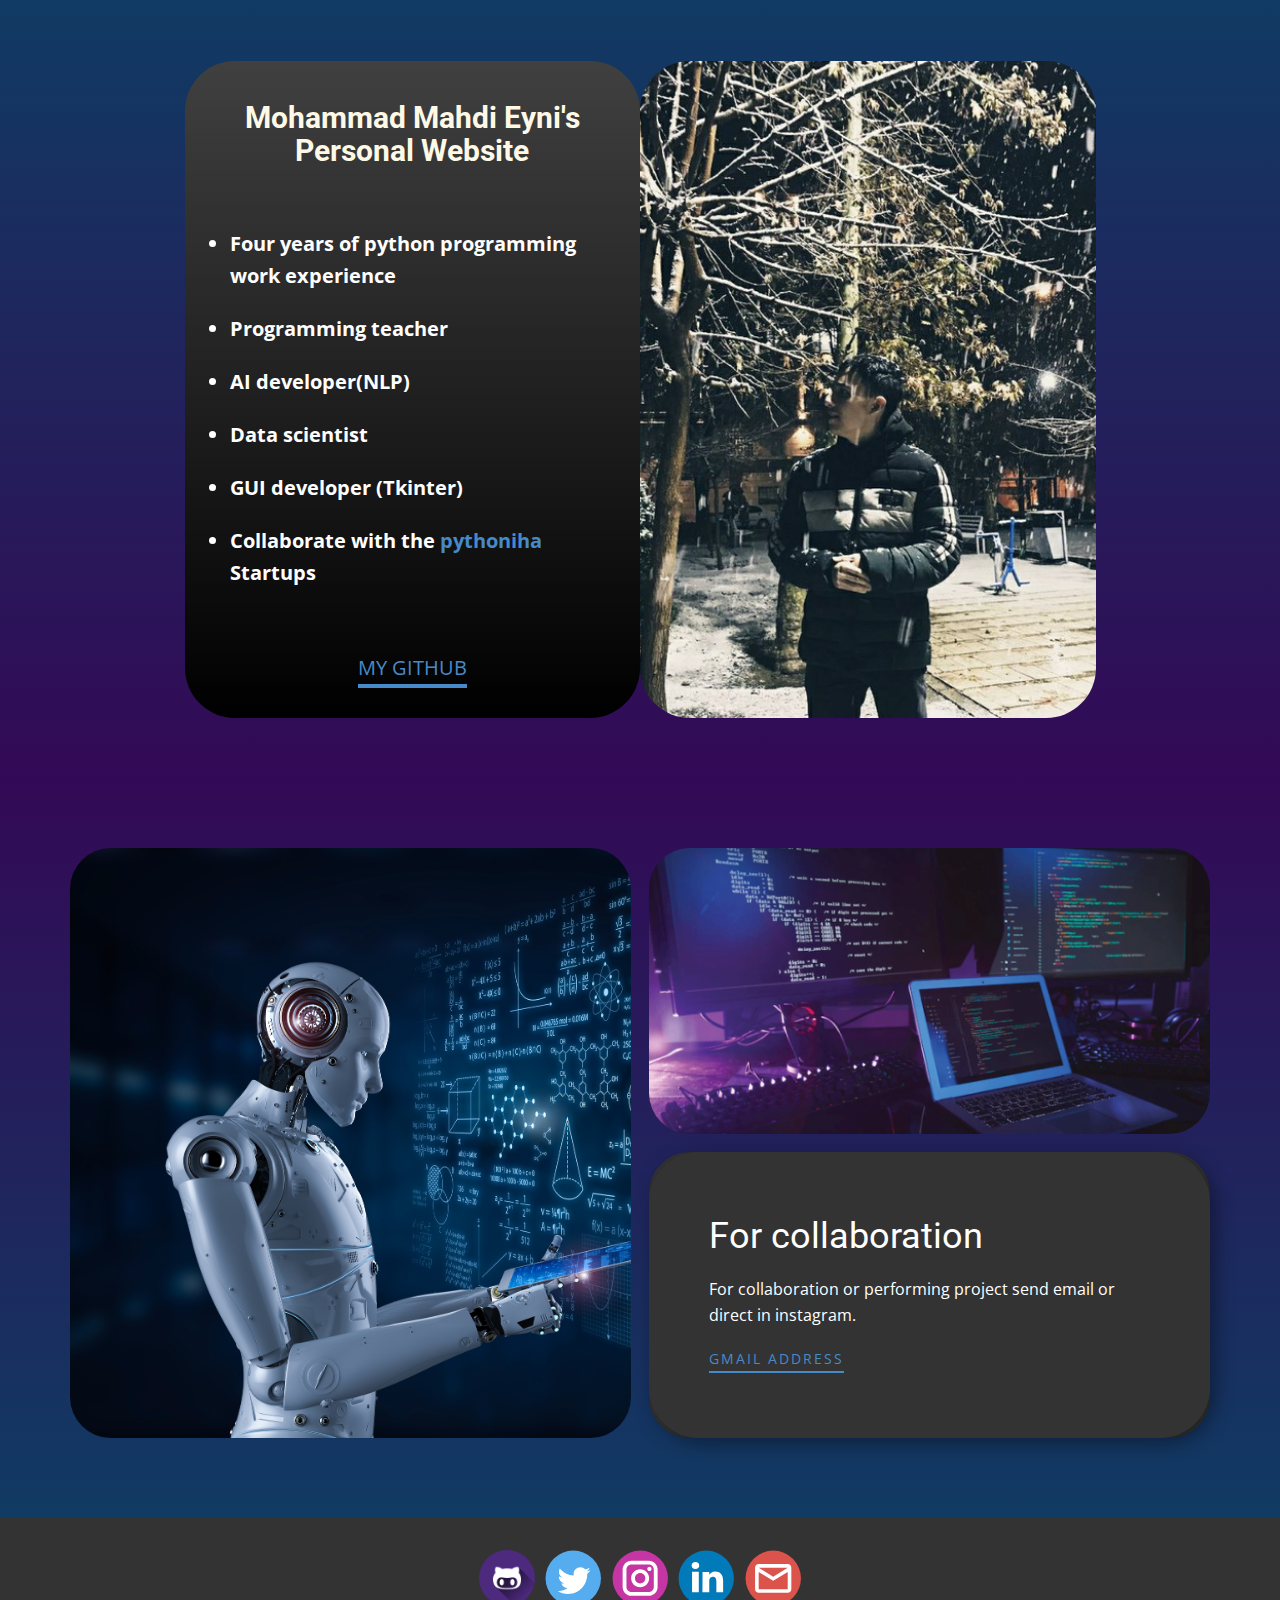
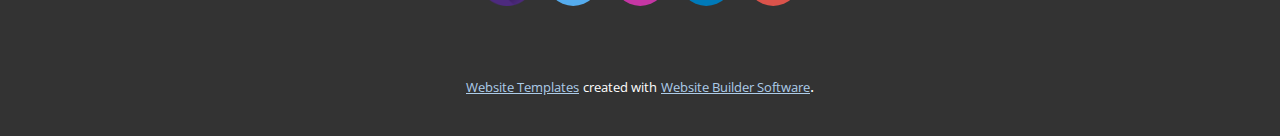
<file: index.html>
<!DOCTYPE html>
<html style="font-size: 16px;" lang="en"><head>
    <meta name="viewport" content="width=device-width, initial-scale=1.0">
    <meta charset="utf-8">
    <meta name="keywords" content="Mohammad Mahdi Eyni&amp;apos;sPersonal Website, For collaboration">
    <meta name="description" content="">
    <title>Mohammad Mahdi Eyni</title>
    <link rel="stylesheet" href="nicepage.css" media="screen">
<link rel="stylesheet" href="Home.css" media="screen">
    <script class="u-script" type="text/javascript" src="jquery.js" defer=""></script>
    <script class="u-script" type="text/javascript" src="nicepage.js" defer=""></script>
    <meta name="generator" content="Nicepage 5.6.2, nicepage.com">
    <link id="u-theme-google-font" rel="stylesheet" href="https://fonts.googleapis.com/css?family=Roboto:100,100i,300,300i,400,400i,500,500i,700,700i,900,900i|Open+Sans:300,300i,400,400i,500,500i,600,600i,700,700i,800,800i">
    <link id="u-page-google-font" rel="stylesheet" href="https://fonts.googleapis.com/css?family=Merriweather:300,300i,400,400i,700,700i,900,900i">
    
    
    
    <script type="application/ld+json">{
		"@context": "http://schema.org",
		"@type": "Organization",
		"name": "",
		"sameAs": [
				"https://github.com/mohammadmahdieyni",
				"https://www.instagram.com/mohammadmahdieyni/",
				"mailto:m.mahdieyni@gmail.com",
				"https://twitter.com/Iamnotfakeuser",
				"https://www.linkedin.com/in/mohammad-mahdi-eyni-747816213/",
				"https://github.com/mohammadmahdieyni",
				"https://twitter.com/Iamnotfakeuser",
				"https://www.instagram.com/mohammadmahdieyni/",
				"linkedin.com/in/mohammad-mahdi-eyni-747816213",
				"mailto:m.mahdieyni@gmail.com"
		]
}</script>
    <meta name="theme-color" content="#478ac9">
    <meta name="twitter:site" content="@">
    <meta name="twitter:card" content="summary_large_image">
    <meta name="twitter:title" content="Home">
    <meta name="twitter:description" content="">
    <meta property="og:title" content="Home">
    <meta property="og:type" content="website">
  <meta data-intl-tel-input-cdn-path="intlTelInput/"></head>
  <body data-home-page="Home.html" data-home-page-title="Home" class="u-body u-xl-mode" data-lang="en">
    <section class="u-clearfix u-gradient u-section-1" id="sec-5df6">
      <div class="u-clearfix u-sheet u-sheet-1">
        <div class="u-clearfix u-gutter-0 u-layout-wrap u-layout-wrap-1">
          <div class="u-layout" style="">
            <div class="u-layout-row" style="">
              <div class="u-container-style u-gradient u-layout-cell u-left-cell u-radius-50 u-shape-round u-size-30 u-size-xs-60 u-layout-cell-1" src="">
                <div class="u-container-layout u-container-layout-1">
                  <h2 class="u-align-center u-text u-text-default u-text-palette-3-light-3 u-text-1">Mohammad Mahdi Eyni's<br>Personal Website
                  </h2>
                  <ul class="u-align-left u-spacing-21 u-text u-text-white u-text-2">
                    <li> Four years of python programming work experience </li>
                    <li>Programming teacher </li>
                    <li>AI developer(NLP)</li>
                    <li>Data scientist</li>
                    <li>GUI developer (Tkinter)</li>
                    <li>Collaborate with the <a href="pythoniha.ir" class="u-active-none u-border-none u-btn u-button-link u-button-style u-hover-none u-none u-text-palette-1-base u-btn-1">pythoniha </a>Startups<br>
                    </li>
                  </ul>
                  <a href="https://github.com/mohammadmahdieyni" class="u-border-4 u-border-active-palette-2-dark-1 u-border-hover-palette-2-base u-border-no-left u-border-no-right u-border-no-top u-border-palette-1-base u-btn u-button-style u-none u-text-hover-palette-2-base u-text-palette-1-base u-btn-2">MY GITHUB</a>
                </div>
              </div>
              <div class="u-align-center u-container-style u-image u-image-round u-layout-cell u-radius-50 u-right-cell u-size-30 u-size-xs-60 u-image-1" src="" data-image-width="640" data-image-height="640">
                <div class="u-container-layout u-valign-middle u-container-layout-2" src=""></div>
              </div>
            </div>
          </div>
        </div>
      </div>
    </section>
    <section class="u-clearfix u-gradient u-section-2" id="sec-e8c8">
      <div class="u-clearfix u-sheet u-sheet-1">
        <div class="u-clearfix u-expanded-width u-gutter-18 u-layout-wrap u-layout-wrap-1">
          <div class="u-gutter-0 u-layout">
            <div class="u-layout-row">
              <div class="u-size-30 u-size-60-md">
                <div class="u-layout-row">
                  <div class="u-align-left u-container-style u-image u-image-round u-layout-cell u-left-cell u-radius-50 u-size-60 u-image-1" src="" data-image-width="2121" data-image-height="1414">
                    <div class="u-container-layout u-valign-middle u-container-layout-1" src=""></div>
                  </div>
                </div>
              </div>
              <div class="u-size-30 u-size-60-md">
                <div class="u-layout-col">
                  <div class="u-align-left u-container-style u-image u-image-round u-layout-cell u-radius-50 u-right-cell u-size-40 u-image-2" data-image-width="1200" data-image-height="744">
                    <div class="u-container-layout u-valign-middle u-container-layout-2" src=""></div>
                  </div>
                  <div class="u-align-left u-container-style u-grey-80 u-layout-cell u-radius-50 u-right-cell u-shape-round u-size-20 u-layout-cell-3" src="">
                    <div class="u-container-layout u-valign-middle u-container-layout-3">
                      <h2 class="u-text u-text-default u-text-1">For collaboration</h2>
                      <p class="u-text u-text-2">For collaboration or&nbsp;performing project send email or direct in instagram.</p>
                      <a href="mailto:m.mahdieyni@gmail.com" class="u-border-2 u-border-palette-1-base u-btn u-btn-rectangle u-button-style u-none u-btn-1" extln_redirecting="true" target="_blank">Gmail ADDRESS</a>
                    </div>
                  </div>
                </div>
              </div>
            </div>
          </div>
        </div>
      </div>
    </section>
    
    
    <footer class="u-clearfix u-footer u-grey-80" id="sec-2a80"><div class="u-clearfix u-sheet u-valign-middle u-sheet-1">
        <div class="u-align-left u-social-icons u-spacing-10 u-social-icons-1">
          <a class="u-social-url" title="github" target="_blank" href="https://github.com/mohammadmahdieyni"><span class="u-file-icon u-icon u-social-facebook u-social-icon u-icon-1"><img src="images/4494756.png" alt=""></span>
          </a>
          <a class="u-social-url" title="twitter" target="_blank" href="https://twitter.com/Iamnotfakeuser"><span class="u-icon u-social-icon u-social-twitter u-icon-2"><svg class="u-svg-link" preserveAspectRatio="xMidYMin slice" viewBox="0 0 112 112" style=""><use xmlns:xlink="http://www.w3.org/1999/xlink" xlink:href="#svg-40db"></use></svg><svg class="u-svg-content" viewBox="0 0 112 112" x="0" y="0" id="svg-40db"><circle fill="currentColor" class="st0" cx="56.1" cy="56.1" r="55"></circle><path fill="#FFFFFF" d="M83.8,47.3c0,0.6,0,1.2,0,1.7c0,17.7-13.5,38.2-38.2,38.2C38,87.2,31,85,25,81.2c1,0.1,2.1,0.2,3.2,0.2
      c6.3,0,12.1-2.1,16.7-5.7c-5.9-0.1-10.8-4-12.5-9.3c0.8,0.2,1.7,0.2,2.5,0.2c1.2,0,2.4-0.2,3.5-0.5c-6.1-1.2-10.8-6.7-10.8-13.1
      c0-0.1,0-0.1,0-0.2c1.8,1,3.9,1.6,6.1,1.7c-3.6-2.4-6-6.5-6-11.2c0-2.5,0.7-4.8,1.8-6.7c6.6,8.1,16.5,13.5,27.6,14
      c-0.2-1-0.3-2-0.3-3.1c0-7.4,6-13.4,13.4-13.4c3.9,0,7.3,1.6,9.8,4.2c3.1-0.6,5.9-1.7,8.5-3.3c-1,3.1-3.1,5.8-5.9,7.4
      c2.7-0.3,5.3-1,7.7-2.1C88.7,43,86.4,45.4,83.8,47.3z"></path></svg></span>
          </a>
          <a class="u-social-url" title="instagram" target="_blank" href="https://www.instagram.com/mohammadmahdieyni/"><span class="u-icon u-social-icon u-social-instagram u-icon-3"><svg class="u-svg-link" preserveAspectRatio="xMidYMin slice" viewBox="0 0 112 112" style=""><use xmlns:xlink="http://www.w3.org/1999/xlink" xlink:href="#svg-71d5"></use></svg><svg class="u-svg-content" viewBox="0 0 112 112" x="0" y="0" id="svg-71d5"><circle fill="currentColor" cx="56.1" cy="56.1" r="55"></circle><path fill="#FFFFFF" d="M55.9,38.2c-9.9,0-17.9,8-17.9,17.9C38,66,46,74,55.9,74c9.9,0,17.9-8,17.9-17.9C73.8,46.2,65.8,38.2,55.9,38.2
      z M55.9,66.4c-5.7,0-10.3-4.6-10.3-10.3c-0.1-5.7,4.6-10.3,10.3-10.3c5.7,0,10.3,4.6,10.3,10.3C66.2,61.8,61.6,66.4,55.9,66.4z"></path><path fill="#FFFFFF" d="M74.3,33.5c-2.3,0-4.2,1.9-4.2,4.2s1.9,4.2,4.2,4.2s4.2-1.9,4.2-4.2S76.6,33.5,74.3,33.5z"></path><path fill="#FFFFFF" d="M73.1,21.3H38.6c-9.7,0-17.5,7.9-17.5,17.5v34.5c0,9.7,7.9,17.6,17.5,17.6h34.5c9.7,0,17.5-7.9,17.5-17.5V38.8
      C90.6,29.1,82.7,21.3,73.1,21.3z M83,73.3c0,5.5-4.5,9.9-9.9,9.9H38.6c-5.5,0-9.9-4.5-9.9-9.9V38.8c0-5.5,4.5-9.9,9.9-9.9h34.5
      c5.5,0,9.9,4.5,9.9,9.9V73.3z"></path></svg></span>
          </a>
          <a class="u-social-url" title="linkedin" target="_blank" href="https://www.linkedin.com/in/mohammad-mahdi-eyni-747816213/"><span class="u-icon u-social-icon u-social-linkedin u-icon-4"><svg class="u-svg-link" preserveAspectRatio="xMidYMin slice" viewBox="0 0 112 112" style=""><use xmlns:xlink="http://www.w3.org/1999/xlink" xlink:href="#svg-331e"></use></svg><svg class="u-svg-content" viewBox="0 0 112 112" x="0" y="0" id="svg-331e"><circle fill="currentColor" cx="56.1" cy="56.1" r="55"></circle><path fill="#FFFFFF" d="M41.3,83.7H27.9V43.4h13.4V83.7z M34.6,37.9L34.6,37.9c-4.6,0-7.5-3.1-7.5-7c0-4,3-7,7.6-7s7.4,3,7.5,7
      C42.2,34.8,39.2,37.9,34.6,37.9z M89.6,83.7H76.2V62.2c0-5.4-1.9-9.1-6.8-9.1c-3.7,0-5.9,2.5-6.9,4.9c-0.4,0.9-0.4,2.1-0.4,3.3v22.5
      H48.7c0,0,0.2-36.5,0-40.3h13.4v5.7c1.8-2.7,5-6.7,12.1-6.7c8.8,0,15.4,5.8,15.4,18.1V83.7z"></path></svg></span>
          </a>
          <a class="u-social-url" target="_blank" data-type="Email" title="Email" href="mailto:m.mahdieyni@gmail.com"><span class="u-icon u-social-email u-social-icon u-icon-5"><svg class="u-svg-link" preserveAspectRatio="xMidYMin slice" viewBox="0 0 112 112" style=""><use xmlns:xlink="http://www.w3.org/1999/xlink" xlink:href="#svg-9728"></use></svg><svg class="u-svg-content" viewBox="0 0 112 112" x="0" y="0" id="svg-9728"><circle fill="currentColor" cx="56.1" cy="56.1" r="55"></circle><path id="path3864" fill="#FFFFFF" d="M27.2,28h57.6c4,0,7.2,3.2,7.2,7.2l0,0v42.7c0,3.9-3.2,7.2-7.2,7.2l0,0H27.2
	c-4,0-7.2-3.2-7.2-7.2V35.2C20,31.1,23.2,28,27.2,28 M56,52.9l28.8-17.8H27.2L56,52.9 M27.2,77.7h57.6V43.5L56,61.3L27.2,43.5V77.7z
	"></path></svg></span>
          </a>
        </div>
      </div></footer>
    <section class="u-backlink u-clearfix u-grey-80">
      <a class="u-link" href="https://nicepage.com/website-templates" target="_blank">
        <span>Website Templates</span>
      </a>
      <p class="u-text">
        <span>created with</span>
      </p>
      <a class="u-link" href="" target="_blank">
        <span>Website Builder Software</span>
      </a>. 
    </section>
  
</body></html>
</file>
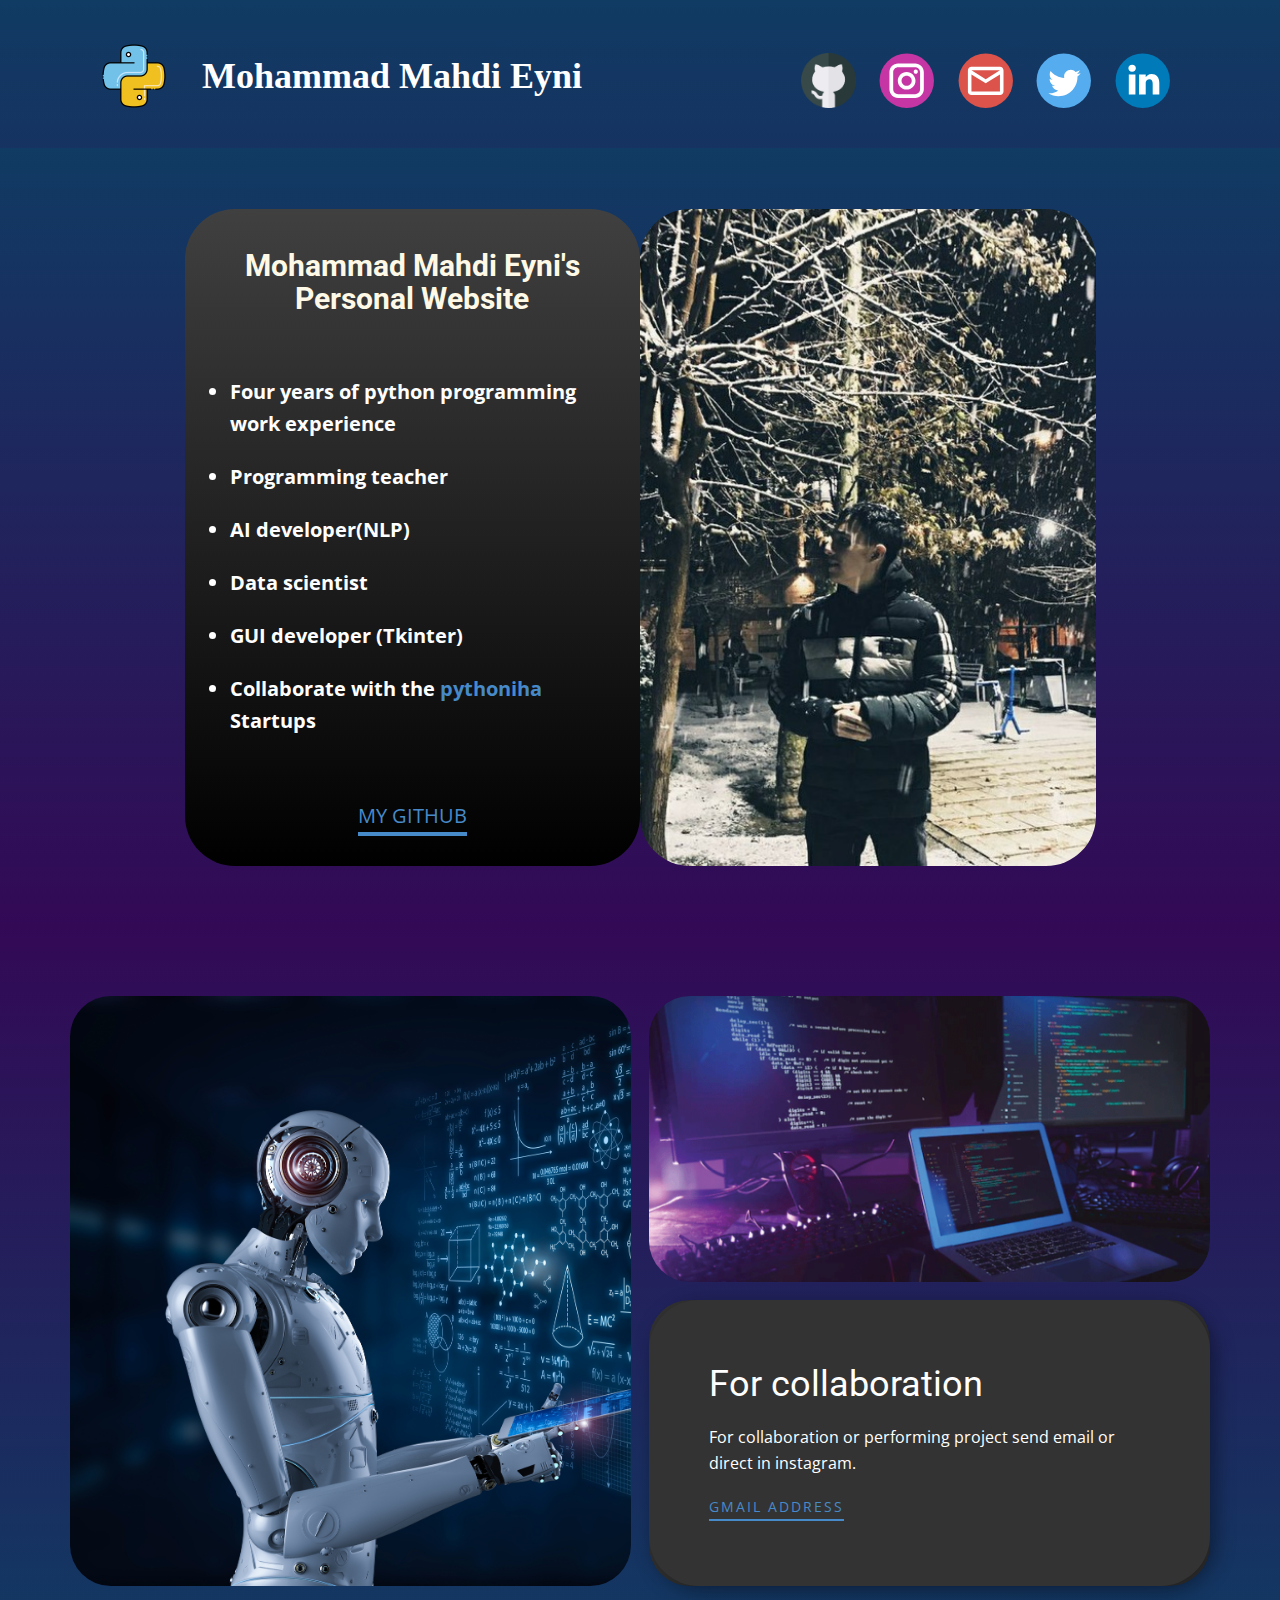
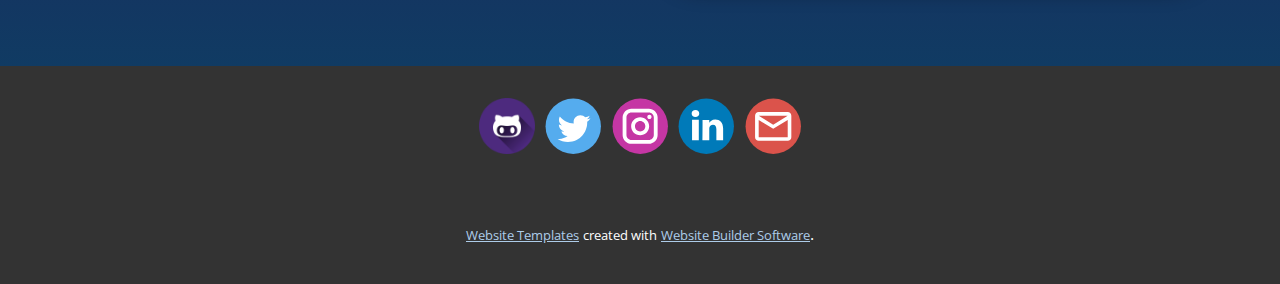
<file: Site1/index.html>
<!DOCTYPE html>
<html style="font-size: 16px;" lang="en"><head>
    <meta name="viewport" content="width=device-width, initial-scale=1.0">
    <meta charset="utf-8">
    <meta name="keywords" content="Mohammad Mahdi Eyni&amp;apos;sPersonal Website, For collaboration">
    <meta name="description" content="">
    <title>Home</title>
    <link rel="stylesheet" href="nicepage.css" media="screen">
<link rel="stylesheet" href="Home.css" media="screen">
    <script class="u-script" type="text/javascript" src="jquery.js" defer=""></script>
    <script class="u-script" type="text/javascript" src="nicepage.js" defer=""></script>
    <meta name="generator" content="Nicepage 5.6.2, nicepage.com">
    <link id="u-theme-google-font" rel="stylesheet" href="https://fonts.googleapis.com/css?family=Roboto:100,100i,300,300i,400,400i,500,500i,700,700i,900,900i|Open+Sans:300,300i,400,400i,500,500i,600,600i,700,700i,800,800i">
    
    
    
    <script type="application/ld+json">{
		"@context": "http://schema.org",
		"@type": "Organization",
		"name": "",
		"sameAs": [
				"https://github.com/mohammadmahdieyni",
				"https://www.instagram.com/mohammadmahdieyni/",
				"mailto:m.mahdieyni@gmail.com",
				"https://twitter.com/Iamnotfakeuser",
				"https://www.linkedin.com/in/mohammad-mahdi-eyni-747816213/",
				"https://github.com/mohammadmahdieyni",
				"https://twitter.com/Iamnotfakeuser",
				"https://www.instagram.com/mohammadmahdieyni/",
				"linkedin.com/in/mohammad-mahdi-eyni-747816213",
				"mailto:m.mahdieyni@gmail.com"
		]
}</script>
    <meta name="theme-color" content="#478ac9">
    <meta name="twitter:site" content="@">
    <meta name="twitter:card" content="summary_large_image">
    <meta name="twitter:title" content="Home">
    <meta name="twitter:description" content="">
    <meta property="og:title" content="Home">
    <meta property="og:type" content="website">
  <meta data-intl-tel-input-cdn-path="intlTelInput/"></head>
  <body data-home-page="Home.html" data-home-page-title="Home" class="u-body u-xl-mode" data-lang="en"><header class="u-align-center-sm u-align-center-xs u-clearfix u-header u-header" id="sec-d9d9"><div class="u-clearfix u-sheet u-sheet-1">
        <div class="u-social-icons u-spacing-23 u-social-icons-1">
          <a class="u-social-url" title="github" target="_blank" href="https://github.com/mohammadmahdieyni"><span class="u-file-icon u-icon u-social-icon u-social-twitter u-icon-1"><img src="images/1051275.png" alt=""></span>
          </a>
          <a class="u-social-url" title="instagram" target="_blank" href="https://www.instagram.com/mohammadmahdieyni/"><span class="u-icon u-social-icon u-social-instagram u-icon-2"><svg class="u-svg-link" preserveAspectRatio="xMidYMin slice" viewBox="0 0 112 112" style=""><use xmlns:xlink="http://www.w3.org/1999/xlink" xlink:href="#svg-13f3"></use></svg><svg class="u-svg-content" viewBox="0 0 112 112" x="0" y="0" id="svg-13f3"><circle fill="currentColor" cx="56.1" cy="56.1" r="55"></circle><path fill="#FFFFFF" d="M55.9,38.2c-9.9,0-17.9,8-17.9,17.9C38,66,46,74,55.9,74c9.9,0,17.9-8,17.9-17.9C73.8,46.2,65.8,38.2,55.9,38.2
      z M55.9,66.4c-5.7,0-10.3-4.6-10.3-10.3c-0.1-5.7,4.6-10.3,10.3-10.3c5.7,0,10.3,4.6,10.3,10.3C66.2,61.8,61.6,66.4,55.9,66.4z"></path><path fill="#FFFFFF" d="M74.3,33.5c-2.3,0-4.2,1.9-4.2,4.2s1.9,4.2,4.2,4.2s4.2-1.9,4.2-4.2S76.6,33.5,74.3,33.5z"></path><path fill="#FFFFFF" d="M73.1,21.3H38.6c-9.7,0-17.5,7.9-17.5,17.5v34.5c0,9.7,7.9,17.6,17.5,17.6h34.5c9.7,0,17.5-7.9,17.5-17.5V38.8
      C90.6,29.1,82.7,21.3,73.1,21.3z M83,73.3c0,5.5-4.5,9.9-9.9,9.9H38.6c-5.5,0-9.9-4.5-9.9-9.9V38.8c0-5.5,4.5-9.9,9.9-9.9h34.5
      c5.5,0,9.9,4.5,9.9,9.9V73.3z"></path></svg></span>
          </a>
          <a class="u-social-url" target="_blank" data-type="Email" title="Email" href="mailto:m.mahdieyni@gmail.com"><span class="u-icon u-social-email u-social-icon u-icon-3"><svg class="u-svg-link" preserveAspectRatio="xMidYMin slice" viewBox="0 0 112 112" style=""><use xmlns:xlink="http://www.w3.org/1999/xlink" xlink:href="#svg-4d60"></use></svg><svg class="u-svg-content" viewBox="0 0 112 112" x="0" y="0" id="svg-4d60"><circle fill="currentColor" cx="56.1" cy="56.1" r="55"></circle><path id="path3864" fill="#FFFFFF" d="M27.2,28h57.6c4,0,7.2,3.2,7.2,7.2l0,0v42.7c0,3.9-3.2,7.2-7.2,7.2l0,0H27.2
	c-4,0-7.2-3.2-7.2-7.2V35.2C20,31.1,23.2,28,27.2,28 M56,52.9l28.8-17.8H27.2L56,52.9 M27.2,77.7h57.6V43.5L56,61.3L27.2,43.5V77.7z
	"></path></svg></span>
          </a>
          <a class="u-social-url" target="_blank" data-type="Twitter" title="Twitter" href="https://twitter.com/Iamnotfakeuser"><span class="u-icon u-social-icon u-social-twitter u-icon-4"><svg class="u-svg-link" preserveAspectRatio="xMidYMin slice" viewBox="0 0 112 112" style=""><use xmlns:xlink="http://www.w3.org/1999/xlink" xlink:href="#svg-705a"></use></svg><svg class="u-svg-content" viewBox="0 0 112 112" x="0" y="0" id="svg-705a"><circle fill="currentColor" class="st0" cx="56.1" cy="56.1" r="55"></circle><path fill="#FFFFFF" d="M83.8,47.3c0,0.6,0,1.2,0,1.7c0,17.7-13.5,38.2-38.2,38.2C38,87.2,31,85,25,81.2c1,0.1,2.1,0.2,3.2,0.2
      c6.3,0,12.1-2.1,16.7-5.7c-5.9-0.1-10.8-4-12.5-9.3c0.8,0.2,1.7,0.2,2.5,0.2c1.2,0,2.4-0.2,3.5-0.5c-6.1-1.2-10.8-6.7-10.8-13.1
      c0-0.1,0-0.1,0-0.2c1.8,1,3.9,1.6,6.1,1.7c-3.6-2.4-6-6.5-6-11.2c0-2.5,0.7-4.8,1.8-6.7c6.6,8.1,16.5,13.5,27.6,14
      c-0.2-1-0.3-2-0.3-3.1c0-7.4,6-13.4,13.4-13.4c3.9,0,7.3,1.6,9.8,4.2c3.1-0.6,5.9-1.7,8.5-3.3c-1,3.1-3.1,5.8-5.9,7.4
      c2.7-0.3,5.3-1,7.7-2.1C88.7,43,86.4,45.4,83.8,47.3z"></path></svg></span>
          </a>
          <a class="u-social-url" target="_blank" data-type="LinkedIn" title="LinkedIn" href="https://www.linkedin.com/in/mohammad-mahdi-eyni-747816213/"><span class="u-icon u-social-icon u-social-linkedin u-icon-5"><svg class="u-svg-link" preserveAspectRatio="xMidYMin slice" viewBox="0 0 112 112" style=""><use xmlns:xlink="http://www.w3.org/1999/xlink" xlink:href="#svg-6afb"></use></svg><svg class="u-svg-content" viewBox="0 0 112 112" x="0" y="0" id="svg-6afb"><circle fill="currentColor" cx="56.1" cy="56.1" r="55"></circle><path fill="#FFFFFF" d="M41.3,83.7H27.9V43.4h13.4V83.7z M34.6,37.9L34.6,37.9c-4.6,0-7.5-3.1-7.5-7c0-4,3-7,7.6-7s7.4,3,7.5,7
      C42.2,34.8,39.2,37.9,34.6,37.9z M89.6,83.7H76.2V62.2c0-5.4-1.9-9.1-6.8-9.1c-3.7,0-5.9,2.5-6.9,4.9c-0.4,0.9-0.4,2.1-0.4,3.3v22.5
      H48.7c0,0,0.2-36.5,0-40.3h13.4v5.7c1.8-2.7,5-6.7,12.1-6.7c8.8,0,15.4,5.8,15.4,18.1V83.7z"></path></svg></span>
          </a>
        </div>
        <nav class="u-align-left u-menu u-menu-one-level u-offcanvas u-menu-1">
          <div class="menu-collapse u-custom-font u-font-merriweather" style="font-size: 2.25rem; font-weight: 700;">
            <a class="u-button-style u-custom-border-radius u-custom-color u-custom-hover-color u-custom-text-active-color u-custom-text-color u-custom-text-hover-color u-nav-link" href="#">
              <svg class="u-svg-link" preserveAspectRatio="xMidYMin slice" viewBox="0 0 302 302" style=""><use xmlns:xlink="http://www.w3.org/1999/xlink" xlink:href="#svg-8a8f"></use></svg>
              <svg xmlns="http://www.w3.org/2000/svg" xmlns:xlink="http://www.w3.org/1999/xlink" version="1.1" id="svg-8a8f" x="0px" y="0px" viewBox="0 0 302 302" style="enable-background:new 0 0 302 302;" xml:space="preserve" class="u-svg-content"><g><rect y="36" width="302" height="30"></rect><rect y="236" width="302" height="30"></rect><rect y="136" width="302" height="30"></rect>
</g><g></g><g></g><g></g><g></g><g></g><g></g><g></g><g></g><g></g><g></g><g></g><g></g><g></g><g></g><g></g></svg>
            </a>
          </div>
          <div class="u-custom-menu u-nav-container">
            <ul class="u-custom-font u-font-merriweather u-nav u-unstyled u-nav-1"><li class="u-nav-item"><a class="u-border-active-black u-border-hover-white u-button-style u-nav-link u-text-active-white u-text-hover-palette-1-light-1 u-text-white" href="Home.html" style="padding: 10px 20px;">Mohammad Mahdi Eyni</a>
</li></ul>
          </div>
          <div class="u-custom-menu u-nav-container-collapse">
            <div class="u-align-center u-black u-container-style u-inner-container-layout u-opacity u-opacity-95 u-sidenav">
              <div class="u-inner-container-layout u-sidenav-overflow">
                <div class="u-menu-close"></div>
                <ul class="u-align-center u-nav u-popupmenu-items u-unstyled u-nav-2"><li class="u-nav-item"><a class="u-button-style u-nav-link" href="Home.html">Mohammad Mahdi Eyni</a>
</li></ul>
              </div>
            </div>
            <div class="u-black u-menu-overlay u-opacity u-opacity-70"></div>
          </div>
        </nav><span class="u-file-icon u-icon u-icon-6"><img src="images/3098090.png" alt=""></span>
      </div></header>
    <section class="u-clearfix u-gradient u-section-1" id="sec-5df6">
      <div class="u-clearfix u-sheet u-sheet-1">
        <div class="u-clearfix u-gutter-0 u-layout-wrap u-layout-wrap-1">
          <div class="u-layout" style="">
            <div class="u-layout-row" style="">
              <div class="u-container-style u-gradient u-layout-cell u-left-cell u-radius-50 u-shape-round u-size-30 u-size-xs-60 u-layout-cell-1" src="">
                <div class="u-container-layout u-container-layout-1">
                  <h2 class="u-align-center u-text u-text-default u-text-palette-3-light-3 u-text-1">Mohammad Mahdi Eyni's<br>Personal Website
                  </h2>
                  <ul class="u-align-left u-spacing-21 u-text u-text-white u-text-2">
                    <li> Four years of python programming work experience </li>
                    <li>Programming teacher </li>
                    <li>AI developer(NLP)</li>
                    <li>Data scientist</li>
                    <li>GUI developer (Tkinter)</li>
                    <li>Collaborate with the <a href="pythoniha.ir" class="u-active-none u-border-none u-btn u-button-link u-button-style u-hover-none u-none u-text-palette-1-base u-btn-1">pythoniha </a>Startups<br>
                    </li>
                  </ul>
                  <a href="https://github.com/mohammadmahdieyni" class="u-border-4 u-border-active-palette-2-dark-1 u-border-hover-palette-2-base u-border-no-left u-border-no-right u-border-no-top u-border-palette-1-base u-btn u-button-style u-none u-text-hover-palette-2-base u-text-palette-1-base u-btn-2">MY GITHUB</a>
                </div>
              </div>
              <div class="u-align-center u-container-style u-image u-image-round u-layout-cell u-radius-50 u-right-cell u-size-30 u-size-xs-60 u-image-1" src="" data-image-width="640" data-image-height="640">
                <div class="u-container-layout u-valign-middle u-container-layout-2" src=""></div>
              </div>
            </div>
          </div>
        </div>
      </div>
    </section>
    <section class="u-clearfix u-gradient u-section-2" id="sec-e8c8">
      <div class="u-clearfix u-sheet u-sheet-1">
        <div class="u-clearfix u-expanded-width u-gutter-18 u-layout-wrap u-layout-wrap-1">
          <div class="u-gutter-0 u-layout">
            <div class="u-layout-row">
              <div class="u-size-30 u-size-60-md">
                <div class="u-layout-row">
                  <div class="u-align-left u-container-style u-image u-image-round u-layout-cell u-left-cell u-radius-50 u-size-60 u-image-1" src="" data-image-width="2121" data-image-height="1414">
                    <div class="u-container-layout u-valign-middle u-container-layout-1" src=""></div>
                  </div>
                </div>
              </div>
              <div class="u-size-30 u-size-60-md">
                <div class="u-layout-col">
                  <div class="u-align-left u-container-style u-image u-image-round u-layout-cell u-radius-50 u-right-cell u-size-40 u-image-2" data-image-width="1200" data-image-height="744">
                    <div class="u-container-layout u-valign-middle u-container-layout-2" src=""></div>
                  </div>
                  <div class="u-align-left u-container-style u-grey-80 u-layout-cell u-radius-50 u-right-cell u-shape-round u-size-20 u-layout-cell-3" src="">
                    <div class="u-container-layout u-valign-middle u-container-layout-3">
                      <h2 class="u-text u-text-default u-text-1">For collaboration</h2>
                      <p class="u-text u-text-2">For collaboration or&nbsp;performing project send email or direct in instagram.</p>
                      <a href="m.mahdieyni@gmail.com" class="u-border-2 u-border-palette-1-base u-btn u-btn-rectangle u-button-style u-none u-btn-1" extln_redirecting="true" target="_blank">Gmail ADDRESS</a>
                    </div>
                  </div>
                </div>
              </div>
            </div>
          </div>
        </div>
      </div>
    </section>
    
    
    <footer class="u-clearfix u-footer u-grey-80" id="sec-2a80"><div class="u-clearfix u-sheet u-valign-middle u-sheet-1">
        <div class="u-align-left u-social-icons u-spacing-10 u-social-icons-1">
          <a class="u-social-url" title="github" target="_blank" href="https://github.com/mohammadmahdieyni"><span class="u-file-icon u-icon u-social-facebook u-social-icon u-icon-1"><img src="images/4494756.png" alt=""></span>
          </a>
          <a class="u-social-url" title="twitter" target="_blank" href="https://twitter.com/Iamnotfakeuser"><span class="u-icon u-social-icon u-social-twitter u-icon-2"><svg class="u-svg-link" preserveAspectRatio="xMidYMin slice" viewBox="0 0 112 112" style=""><use xmlns:xlink="http://www.w3.org/1999/xlink" xlink:href="#svg-40db"></use></svg><svg class="u-svg-content" viewBox="0 0 112 112" x="0" y="0" id="svg-40db"><circle fill="currentColor" class="st0" cx="56.1" cy="56.1" r="55"></circle><path fill="#FFFFFF" d="M83.8,47.3c0,0.6,0,1.2,0,1.7c0,17.7-13.5,38.2-38.2,38.2C38,87.2,31,85,25,81.2c1,0.1,2.1,0.2,3.2,0.2
      c6.3,0,12.1-2.1,16.7-5.7c-5.9-0.1-10.8-4-12.5-9.3c0.8,0.2,1.7,0.2,2.5,0.2c1.2,0,2.4-0.2,3.5-0.5c-6.1-1.2-10.8-6.7-10.8-13.1
      c0-0.1,0-0.1,0-0.2c1.8,1,3.9,1.6,6.1,1.7c-3.6-2.4-6-6.5-6-11.2c0-2.5,0.7-4.8,1.8-6.7c6.6,8.1,16.5,13.5,27.6,14
      c-0.2-1-0.3-2-0.3-3.1c0-7.4,6-13.4,13.4-13.4c3.9,0,7.3,1.6,9.8,4.2c3.1-0.6,5.9-1.7,8.5-3.3c-1,3.1-3.1,5.8-5.9,7.4
      c2.7-0.3,5.3-1,7.7-2.1C88.7,43,86.4,45.4,83.8,47.3z"></path></svg></span>
          </a>
          <a class="u-social-url" title="instagram" target="_blank" href="https://www.instagram.com/mohammadmahdieyni/"><span class="u-icon u-social-icon u-social-instagram u-icon-3"><svg class="u-svg-link" preserveAspectRatio="xMidYMin slice" viewBox="0 0 112 112" style=""><use xmlns:xlink="http://www.w3.org/1999/xlink" xlink:href="#svg-71d5"></use></svg><svg class="u-svg-content" viewBox="0 0 112 112" x="0" y="0" id="svg-71d5"><circle fill="currentColor" cx="56.1" cy="56.1" r="55"></circle><path fill="#FFFFFF" d="M55.9,38.2c-9.9,0-17.9,8-17.9,17.9C38,66,46,74,55.9,74c9.9,0,17.9-8,17.9-17.9C73.8,46.2,65.8,38.2,55.9,38.2
      z M55.9,66.4c-5.7,0-10.3-4.6-10.3-10.3c-0.1-5.7,4.6-10.3,10.3-10.3c5.7,0,10.3,4.6,10.3,10.3C66.2,61.8,61.6,66.4,55.9,66.4z"></path><path fill="#FFFFFF" d="M74.3,33.5c-2.3,0-4.2,1.9-4.2,4.2s1.9,4.2,4.2,4.2s4.2-1.9,4.2-4.2S76.6,33.5,74.3,33.5z"></path><path fill="#FFFFFF" d="M73.1,21.3H38.6c-9.7,0-17.5,7.9-17.5,17.5v34.5c0,9.7,7.9,17.6,17.5,17.6h34.5c9.7,0,17.5-7.9,17.5-17.5V38.8
      C90.6,29.1,82.7,21.3,73.1,21.3z M83,73.3c0,5.5-4.5,9.9-9.9,9.9H38.6c-5.5,0-9.9-4.5-9.9-9.9V38.8c0-5.5,4.5-9.9,9.9-9.9h34.5
      c5.5,0,9.9,4.5,9.9,9.9V73.3z"></path></svg></span>
          </a>
          <a class="u-social-url" title="linkedin" target="_blank" href="linkedin.com/in/mohammad-mahdi-eyni-747816213"><span class="u-icon u-social-icon u-social-linkedin u-icon-4"><svg class="u-svg-link" preserveAspectRatio="xMidYMin slice" viewBox="0 0 112 112" style=""><use xmlns:xlink="http://www.w3.org/1999/xlink" xlink:href="#svg-331e"></use></svg><svg class="u-svg-content" viewBox="0 0 112 112" x="0" y="0" id="svg-331e"><circle fill="currentColor" cx="56.1" cy="56.1" r="55"></circle><path fill="#FFFFFF" d="M41.3,83.7H27.9V43.4h13.4V83.7z M34.6,37.9L34.6,37.9c-4.6,0-7.5-3.1-7.5-7c0-4,3-7,7.6-7s7.4,3,7.5,7
      C42.2,34.8,39.2,37.9,34.6,37.9z M89.6,83.7H76.2V62.2c0-5.4-1.9-9.1-6.8-9.1c-3.7,0-5.9,2.5-6.9,4.9c-0.4,0.9-0.4,2.1-0.4,3.3v22.5
      H48.7c0,0,0.2-36.5,0-40.3h13.4v5.7c1.8-2.7,5-6.7,12.1-6.7c8.8,0,15.4,5.8,15.4,18.1V83.7z"></path></svg></span>
          </a>
          <a class="u-social-url" target="_blank" data-type="Email" title="Email" href="mailto:m.mahdieyni@gmail.com"><span class="u-icon u-social-email u-social-icon u-icon-5"><svg class="u-svg-link" preserveAspectRatio="xMidYMin slice" viewBox="0 0 112 112" style=""><use xmlns:xlink="http://www.w3.org/1999/xlink" xlink:href="#svg-9728"></use></svg><svg class="u-svg-content" viewBox="0 0 112 112" x="0" y="0" id="svg-9728"><circle fill="currentColor" cx="56.1" cy="56.1" r="55"></circle><path id="path3864" fill="#FFFFFF" d="M27.2,28h57.6c4,0,7.2,3.2,7.2,7.2l0,0v42.7c0,3.9-3.2,7.2-7.2,7.2l0,0H27.2
	c-4,0-7.2-3.2-7.2-7.2V35.2C20,31.1,23.2,28,27.2,28 M56,52.9l28.8-17.8H27.2L56,52.9 M27.2,77.7h57.6V43.5L56,61.3L27.2,43.5V77.7z
	"></path></svg></span>
          </a>
        </div>
      </div></footer>
    <section class="u-backlink u-clearfix u-grey-80">
      <a class="u-link" href="https://nicepage.com/website-templates" target="_blank">
        <span>Website Templates</span>
      </a>
      <p class="u-text">
        <span>created with</span>
      </p>
      <a class="u-link" href="" target="_blank">
        <span>Website Builder Software</span>
      </a>. 
    </section>
  
</body></html>
</file>
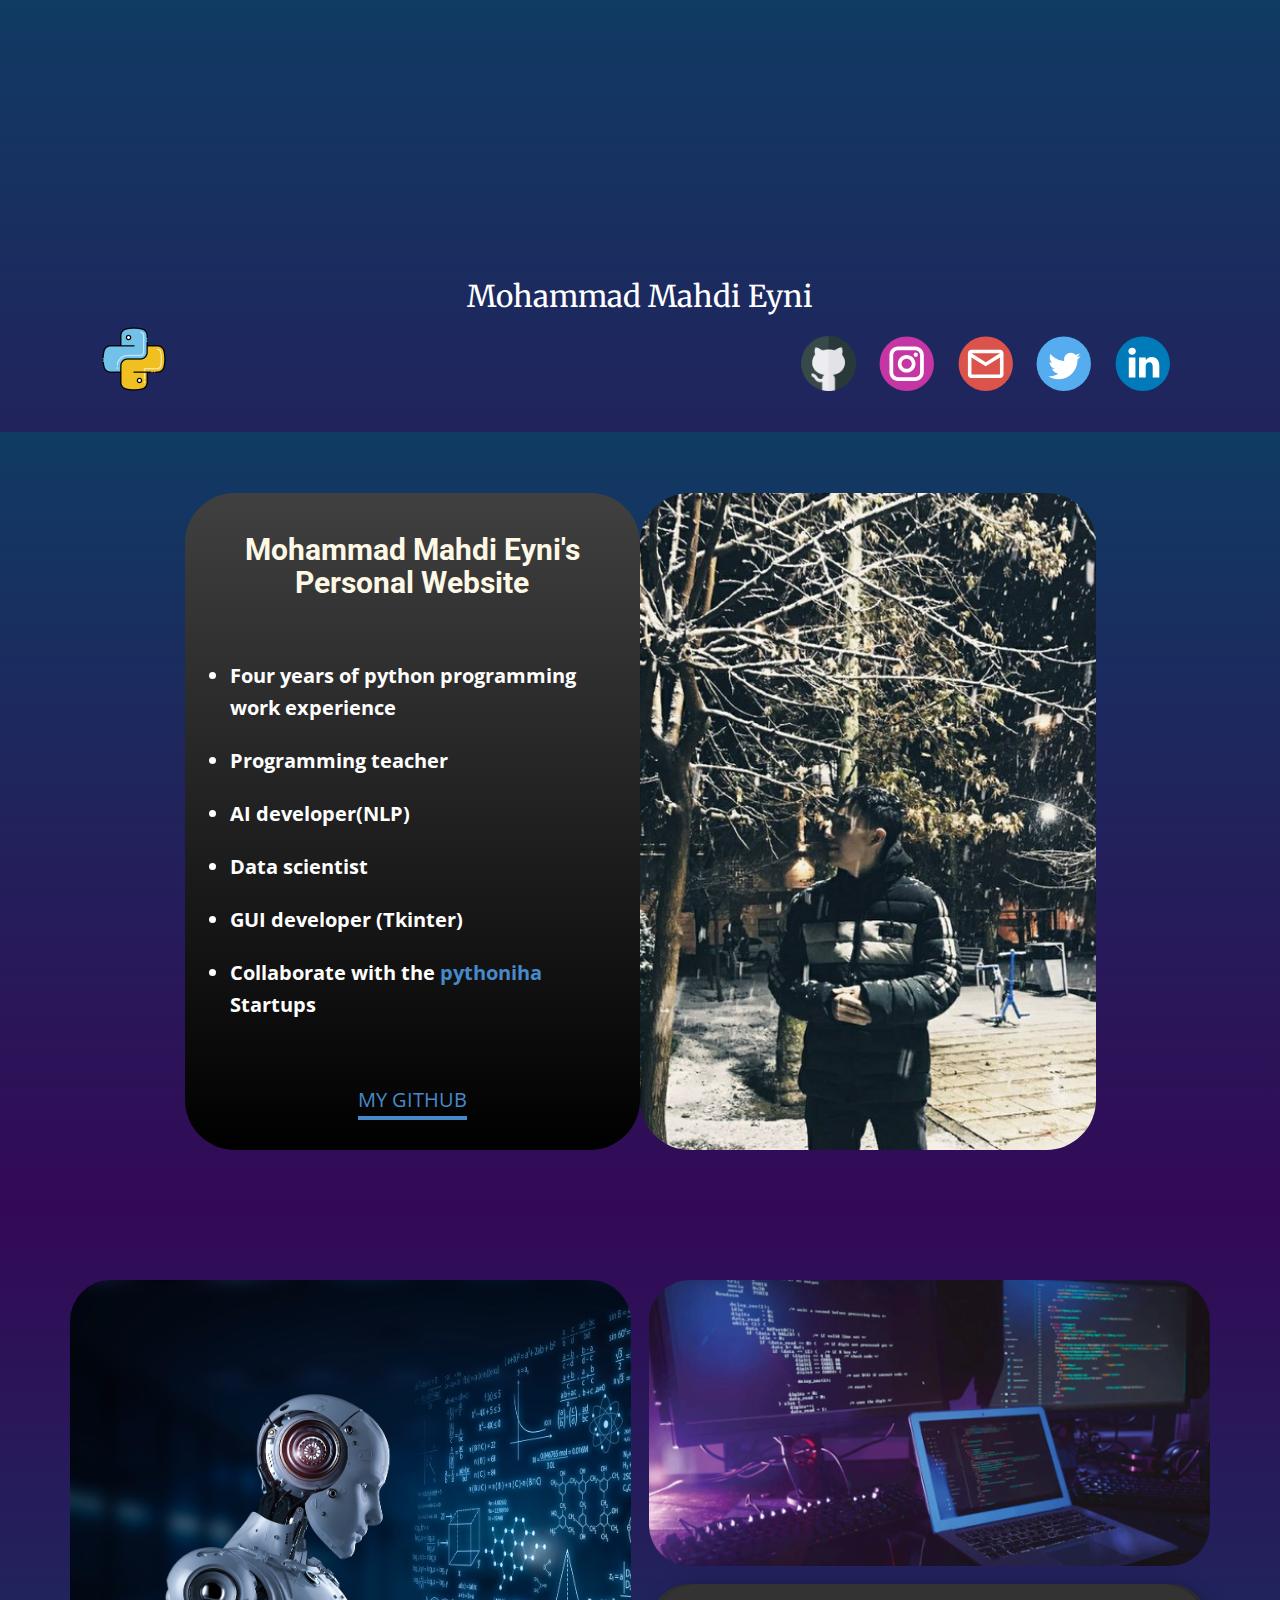
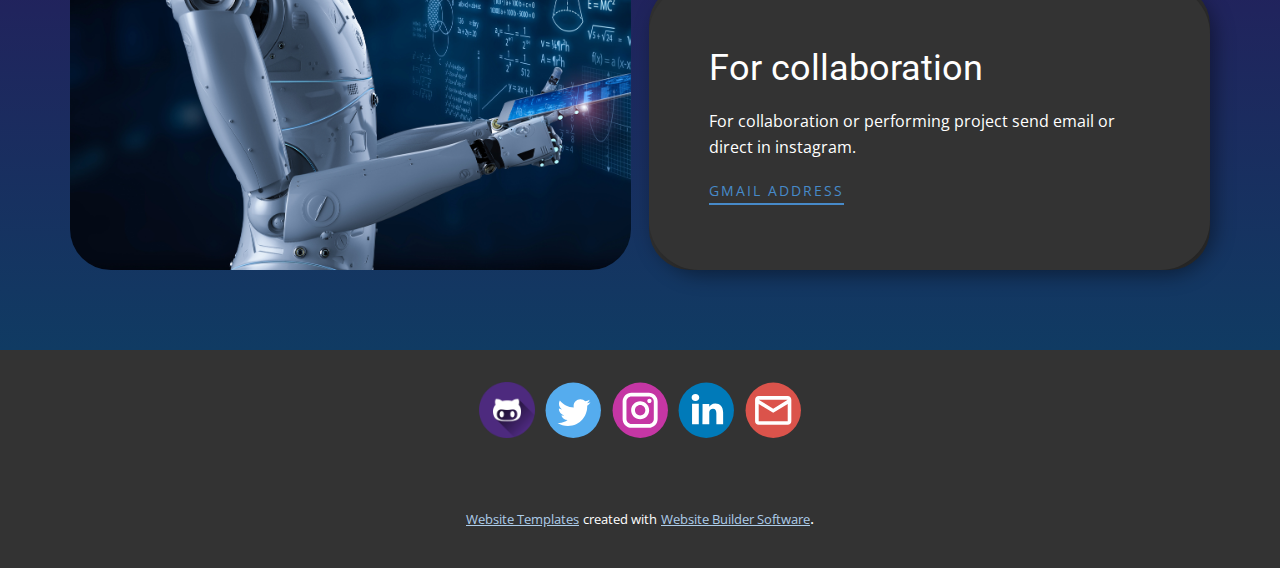
<file: Home.html>
<!DOCTYPE html>
<html style="font-size: 16px;" lang="en"><head>
    <meta name="viewport" content="width=device-width, initial-scale=1.0">
    <meta charset="utf-8">
    <meta name="keywords" content="Mohammad Mahdi Eyni&amp;apos;sPersonal Website, For collaboration">
    <meta name="description" content="">
    <title>Home</title>
    <link rel="stylesheet" href="nicepage.css" media="screen">
<link rel="stylesheet" href="Home.css" media="screen">
    <script class="u-script" type="text/javascript" src="jquery.js" defer=""></script>
    <script class="u-script" type="text/javascript" src="nicepage.js" defer=""></script>
    <meta name="generator" content="Nicepage 5.6.2, nicepage.com">
    <link id="u-theme-google-font" rel="stylesheet" href="https://fonts.googleapis.com/css?family=Roboto:100,100i,300,300i,400,400i,500,500i,700,700i,900,900i|Open+Sans:300,300i,400,400i,500,500i,600,600i,700,700i,800,800i">
    <link id="u-page-google-font" rel="stylesheet" href="https://fonts.googleapis.com/css?family=Merriweather:300,300i,400,400i,700,700i,900,900i">
    
    
    
    <script type="application/ld+json">{
		"@context": "http://schema.org",
		"@type": "Organization",
		"name": "",
		"sameAs": [
				"https://github.com/mohammadmahdieyni",
				"https://www.instagram.com/mohammadmahdieyni/",
				"mailto:m.mahdieyni@gmail.com",
				"https://twitter.com/Iamnotfakeuser",
				"https://www.linkedin.com/in/mohammad-mahdi-eyni-747816213/",
				"https://github.com/mohammadmahdieyni",
				"https://twitter.com/Iamnotfakeuser",
				"https://www.instagram.com/mohammadmahdieyni/",
				"linkedin.com/in/mohammad-mahdi-eyni-747816213",
				"mailto:m.mahdieyni@gmail.com"
		]
}</script>
    <meta name="theme-color" content="#478ac9">
    <meta name="twitter:site" content="@">
    <meta name="twitter:card" content="summary_large_image">
    <meta name="twitter:title" content="Home">
    <meta name="twitter:description" content="">
    <meta property="og:title" content="Home">
    <meta property="og:type" content="website">
  <meta data-intl-tel-input-cdn-path="intlTelInput/"></head>
  <body class="u-body u-xl-mode" data-lang="en"><header class="u-align-center-sm u-align-center-xs u-clearfix u-header u-header" id="sec-d9d9"><header class="u-align-center-sm u-align-center-xs u-clearfix u-header u-header" id="sec-d9d9"><div class="u-clearfix u-sheet u-sheet-1">
        <div class="u-social-icons u-spacing-23 u-social-icons-1">
          <a class="u-social-url" title="github" target="_blank" href="https://github.com/mohammadmahdieyni"><span class="u-file-icon u-icon u-social-icon u-social-twitter u-icon-2"><img src="images/1051275.png" alt=""></span>
          </a>
          <a class="u-social-url" title="instagram" target="_blank" href="https://www.instagram.com/mohammadmahdieyni/"><span class="u-icon u-social-icon u-social-instagram u-icon-3"><svg class="u-svg-link" preserveAspectRatio="xMidYMin slice" viewBox="0 0 112 112" style=""><use xmlns:xlink="http://www.w3.org/1999/xlink" xlink:href="#svg-13f3"></use></svg><svg class="u-svg-content" viewBox="0 0 112 112" x="0" y="0" id="svg-13f3"><circle fill="currentColor" cx="56.1" cy="56.1" r="55"></circle><path fill="#FFFFFF" d="M55.9,38.2c-9.9,0-17.9,8-17.9,17.9C38,66,46,74,55.9,74c9.9,0,17.9-8,17.9-17.9C73.8,46.2,65.8,38.2,55.9,38.2
      z M55.9,66.4c-5.7,0-10.3-4.6-10.3-10.3c-0.1-5.7,4.6-10.3,10.3-10.3c5.7,0,10.3,4.6,10.3,10.3C66.2,61.8,61.6,66.4,55.9,66.4z"></path><path fill="#FFFFFF" d="M74.3,33.5c-2.3,0-4.2,1.9-4.2,4.2s1.9,4.2,4.2,4.2s4.2-1.9,4.2-4.2S76.6,33.5,74.3,33.5z"></path><path fill="#FFFFFF" d="M73.1,21.3H38.6c-9.7,0-17.5,7.9-17.5,17.5v34.5c0,9.7,7.9,17.6,17.5,17.6h34.5c9.7,0,17.5-7.9,17.5-17.5V38.8
      C90.6,29.1,82.7,21.3,73.1,21.3z M83,73.3c0,5.5-4.5,9.9-9.9,9.9H38.6c-5.5,0-9.9-4.5-9.9-9.9V38.8c0-5.5,4.5-9.9,9.9-9.9h34.5
      c5.5,0,9.9,4.5,9.9,9.9V73.3z"></path></svg></span>
          </a>
          <a class="u-social-url" target="_blank" data-type="Email" title="Email" href="mailto:m.mahdieyni@gmail.com"><span class="u-icon u-social-email u-social-icon u-icon-4"><svg class="u-svg-link" preserveAspectRatio="xMidYMin slice" viewBox="0 0 112 112" style=""><use xmlns:xlink="http://www.w3.org/1999/xlink" xlink:href="#svg-4d60"></use></svg><svg class="u-svg-content" viewBox="0 0 112 112" x="0" y="0" id="svg-4d60"><circle fill="currentColor" cx="56.1" cy="56.1" r="55"></circle><path id="path3864" fill="#FFFFFF" d="M27.2,28h57.6c4,0,7.2,3.2,7.2,7.2l0,0v42.7c0,3.9-3.2,7.2-7.2,7.2l0,0H27.2
	c-4,0-7.2-3.2-7.2-7.2V35.2C20,31.1,23.2,28,27.2,28 M56,52.9l28.8-17.8H27.2L56,52.9 M27.2,77.7h57.6V43.5L56,61.3L27.2,43.5V77.7z
	"></path></svg></span>
          </a>
          <a class="u-social-url" target="_blank" data-type="Twitter" title="Twitter" href="https://twitter.com/Iamnotfakeuser"><span class="u-icon u-social-icon u-social-twitter u-icon-5"><svg class="u-svg-link" preserveAspectRatio="xMidYMin slice" viewBox="0 0 112 112" style=""><use xmlns:xlink="http://www.w3.org/1999/xlink" xlink:href="#svg-705a"></use></svg><svg class="u-svg-content" viewBox="0 0 112 112" x="0" y="0" id="svg-705a"><circle fill="currentColor" class="st0" cx="56.1" cy="56.1" r="55"></circle><path fill="#FFFFFF" d="M83.8,47.3c0,0.6,0,1.2,0,1.7c0,17.7-13.5,38.2-38.2,38.2C38,87.2,31,85,25,81.2c1,0.1,2.1,0.2,3.2,0.2
      c6.3,0,12.1-2.1,16.7-5.7c-5.9-0.1-10.8-4-12.5-9.3c0.8,0.2,1.7,0.2,2.5,0.2c1.2,0,2.4-0.2,3.5-0.5c-6.1-1.2-10.8-6.7-10.8-13.1
      c0-0.1,0-0.1,0-0.2c1.8,1,3.9,1.6,6.1,1.7c-3.6-2.4-6-6.5-6-11.2c0-2.5,0.7-4.8,1.8-6.7c6.6,8.1,16.5,13.5,27.6,14
      c-0.2-1-0.3-2-0.3-3.1c0-7.4,6-13.4,13.4-13.4c3.9,0,7.3,1.6,9.8,4.2c3.1-0.6,5.9-1.7,8.5-3.3c-1,3.1-3.1,5.8-5.9,7.4
      c2.7-0.3,5.3-1,7.7-2.1C88.7,43,86.4,45.4,83.8,47.3z"></path></svg></span>
          </a>
          <a class="u-social-url" target="_blank" data-type="LinkedIn" title="LinkedIn" href="https://www.linkedin.com/in/mohammad-mahdi-eyni-747816213/"><span class="u-icon u-social-icon u-social-linkedin u-icon-6"><svg class="u-svg-link" preserveAspectRatio="xMidYMin slice" viewBox="0 0 112 112" style=""><use xmlns:xlink="http://www.w3.org/1999/xlink" xlink:href="#svg-6afb"></use></svg><svg class="u-svg-content" viewBox="0 0 112 112" x="0" y="0" id="svg-6afb"><circle fill="currentColor" cx="56.1" cy="56.1" r="55"></circle><path fill="#FFFFFF" d="M41.3,83.7H27.9V43.4h13.4V83.7z M34.6,37.9L34.6,37.9c-4.6,0-7.5-3.1-7.5-7c0-4,3-7,7.6-7s7.4,3,7.5,7
      C42.2,34.8,39.2,37.9,34.6,37.9z M89.6,83.7H76.2V62.2c0-5.4-1.9-9.1-6.8-9.1c-3.7,0-5.9,2.5-6.9,4.9c-0.4,0.9-0.4,2.1-0.4,3.3v22.5
      H48.7c0,0,0.2-36.5,0-40.3h13.4v5.7c1.8-2.7,5-6.7,12.1-6.7c8.8,0,15.4,5.8,15.4,18.1V83.7z"></path></svg></span>
          </a>
        </div>
      </div></header><div class="u-clearfix u-sheet u-sheet-1">
        <p class="u-align-center u-custom-font u-font-merriweather u-text u-text-default-xs u-text-1">Mohammad Mahdi Eyni</p><span class="u-file-icon u-icon u-icon-1"><img src="images/3098090.png" alt=""></span>
        <div class="u-social-icons u-spacing-23 u-social-icons-1">
          <a class="u-social-url" title="github" target="_blank" href="https://github.com/mohammadmahdieyni"><span class="u-file-icon u-icon u-social-icon u-social-twitter u-icon-2"><img src="images/1051275.png" alt=""></span>
          </a>
          <a class="u-social-url" title="instagram" target="_blank" href="https://www.instagram.com/mohammadmahdieyni/"><span class="u-icon u-social-icon u-social-instagram u-icon-3"><svg class="u-svg-link" preserveAspectRatio="xMidYMin slice" viewBox="0 0 112 112" style=""><use xmlns:xlink="http://www.w3.org/1999/xlink" xlink:href="#svg-13f3"></use></svg><svg class="u-svg-content" viewBox="0 0 112 112" x="0" y="0" id="svg-13f3"><circle fill="currentColor" cx="56.1" cy="56.1" r="55"></circle><path fill="#FFFFFF" d="M55.9,38.2c-9.9,0-17.9,8-17.9,17.9C38,66,46,74,55.9,74c9.9,0,17.9-8,17.9-17.9C73.8,46.2,65.8,38.2,55.9,38.2
      z M55.9,66.4c-5.7,0-10.3-4.6-10.3-10.3c-0.1-5.7,4.6-10.3,10.3-10.3c5.7,0,10.3,4.6,10.3,10.3C66.2,61.8,61.6,66.4,55.9,66.4z"></path><path fill="#FFFFFF" d="M74.3,33.5c-2.3,0-4.2,1.9-4.2,4.2s1.9,4.2,4.2,4.2s4.2-1.9,4.2-4.2S76.6,33.5,74.3,33.5z"></path><path fill="#FFFFFF" d="M73.1,21.3H38.6c-9.7,0-17.5,7.9-17.5,17.5v34.5c0,9.7,7.9,17.6,17.5,17.6h34.5c9.7,0,17.5-7.9,17.5-17.5V38.8
      C90.6,29.1,82.7,21.3,73.1,21.3z M83,73.3c0,5.5-4.5,9.9-9.9,9.9H38.6c-5.5,0-9.9-4.5-9.9-9.9V38.8c0-5.5,4.5-9.9,9.9-9.9h34.5
      c5.5,0,9.9,4.5,9.9,9.9V73.3z"></path></svg></span>
          </a>
          <a class="u-social-url" target="_blank" data-type="Email" title="Email" href="mailto:m.mahdieyni@gmail.com"><span class="u-icon u-social-email u-social-icon u-icon-4"><svg class="u-svg-link" preserveAspectRatio="xMidYMin slice" viewBox="0 0 112 112" style=""><use xmlns:xlink="http://www.w3.org/1999/xlink" xlink:href="#svg-4d60"></use></svg><svg class="u-svg-content" viewBox="0 0 112 112" x="0" y="0" id="svg-4d60"><circle fill="currentColor" cx="56.1" cy="56.1" r="55"></circle><path id="path3864" fill="#FFFFFF" d="M27.2,28h57.6c4,0,7.2,3.2,7.2,7.2l0,0v42.7c0,3.9-3.2,7.2-7.2,7.2l0,0H27.2
	c-4,0-7.2-3.2-7.2-7.2V35.2C20,31.1,23.2,28,27.2,28 M56,52.9l28.8-17.8H27.2L56,52.9 M27.2,77.7h57.6V43.5L56,61.3L27.2,43.5V77.7z
	"></path></svg></span>
          </a>
          <a class="u-social-url" target="_blank" data-type="Twitter" title="Twitter" href="https://twitter.com/Iamnotfakeuser"><span class="u-icon u-social-icon u-social-twitter u-icon-5"><svg class="u-svg-link" preserveAspectRatio="xMidYMin slice" viewBox="0 0 112 112" style=""><use xmlns:xlink="http://www.w3.org/1999/xlink" xlink:href="#svg-705a"></use></svg><svg class="u-svg-content" viewBox="0 0 112 112" x="0" y="0" id="svg-705a"><circle fill="currentColor" class="st0" cx="56.1" cy="56.1" r="55"></circle><path fill="#FFFFFF" d="M83.8,47.3c0,0.6,0,1.2,0,1.7c0,17.7-13.5,38.2-38.2,38.2C38,87.2,31,85,25,81.2c1,0.1,2.1,0.2,3.2,0.2
      c6.3,0,12.1-2.1,16.7-5.7c-5.9-0.1-10.8-4-12.5-9.3c0.8,0.2,1.7,0.2,2.5,0.2c1.2,0,2.4-0.2,3.5-0.5c-6.1-1.2-10.8-6.7-10.8-13.1
      c0-0.1,0-0.1,0-0.2c1.8,1,3.9,1.6,6.1,1.7c-3.6-2.4-6-6.5-6-11.2c0-2.5,0.7-4.8,1.8-6.7c6.6,8.1,16.5,13.5,27.6,14
      c-0.2-1-0.3-2-0.3-3.1c0-7.4,6-13.4,13.4-13.4c3.9,0,7.3,1.6,9.8,4.2c3.1-0.6,5.9-1.7,8.5-3.3c-1,3.1-3.1,5.8-5.9,7.4
      c2.7-0.3,5.3-1,7.7-2.1C88.7,43,86.4,45.4,83.8,47.3z"></path></svg></span>
          </a>
          <a class="u-social-url" target="_blank" data-type="LinkedIn" title="LinkedIn" href="https://www.linkedin.com/in/mohammad-mahdi-eyni-747816213/"><span class="u-icon u-social-icon u-social-linkedin u-icon-6"><svg class="u-svg-link" preserveAspectRatio="xMidYMin slice" viewBox="0 0 112 112" style=""><use xmlns:xlink="http://www.w3.org/1999/xlink" xlink:href="#svg-6afb"></use></svg><svg class="u-svg-content" viewBox="0 0 112 112" x="0" y="0" id="svg-6afb"><circle fill="currentColor" cx="56.1" cy="56.1" r="55"></circle><path fill="#FFFFFF" d="M41.3,83.7H27.9V43.4h13.4V83.7z M34.6,37.9L34.6,37.9c-4.6,0-7.5-3.1-7.5-7c0-4,3-7,7.6-7s7.4,3,7.5,7
      C42.2,34.8,39.2,37.9,34.6,37.9z M89.6,83.7H76.2V62.2c0-5.4-1.9-9.1-6.8-9.1c-3.7,0-5.9,2.5-6.9,4.9c-0.4,0.9-0.4,2.1-0.4,3.3v22.5
      H48.7c0,0,0.2-36.5,0-40.3h13.4v5.7c1.8-2.7,5-6.7,12.1-6.7c8.8,0,15.4,5.8,15.4,18.1V83.7z"></path></svg></span>
          </a>
        </div>
      </div></header>
    <section class="u-clearfix u-gradient u-section-1" id="sec-5df6">
      <div class="u-clearfix u-sheet u-sheet-1">
        <div class="u-clearfix u-gutter-0 u-layout-wrap u-layout-wrap-1">
          <div class="u-layout" style="">
            <div class="u-layout-row" style="">
              <div class="u-container-style u-gradient u-layout-cell u-left-cell u-radius-50 u-shape-round u-size-30 u-size-xs-60 u-layout-cell-1" src="">
                <div class="u-container-layout u-container-layout-1">
                  <h2 class="u-align-center u-text u-text-default u-text-palette-3-light-3 u-text-1">Mohammad Mahdi Eyni's<br>Personal Website
                  </h2>
                  <ul class="u-align-left u-spacing-21 u-text u-text-white u-text-2">
                    <li> Four years of python programming work experience </li>
                    <li>Programming teacher </li>
                    <li>AI developer(NLP)</li>
                    <li>Data scientist</li>
                    <li>GUI developer (Tkinter)</li>
                    <li>Collaborate with the <a href="pythoniha.ir" class="u-active-none u-border-none u-btn u-button-link u-button-style u-hover-none u-none u-text-palette-1-base u-btn-1">pythoniha </a>Startups<br>
                    </li>
                  </ul>
                  <a href="https://github.com/mohammadmahdieyni" class="u-border-4 u-border-active-palette-2-dark-1 u-border-hover-palette-2-base u-border-no-left u-border-no-right u-border-no-top u-border-palette-1-base u-btn u-button-style u-none u-text-hover-palette-2-base u-text-palette-1-base u-btn-2">MY GITHUB</a>
                </div>
              </div>
              <div class="u-align-center u-container-style u-image u-image-round u-layout-cell u-radius-50 u-right-cell u-size-30 u-size-xs-60 u-image-1" src="" data-image-width="640" data-image-height="640">
                <div class="u-container-layout u-valign-middle u-container-layout-2" src=""></div>
              </div>
            </div>
          </div>
        </div>
      </div>
    </section>
    <section class="u-clearfix u-gradient u-section-2" id="sec-e8c8">
      <div class="u-clearfix u-sheet u-sheet-1">
        <div class="u-clearfix u-expanded-width u-gutter-18 u-layout-wrap u-layout-wrap-1">
          <div class="u-gutter-0 u-layout">
            <div class="u-layout-row">
              <div class="u-size-30 u-size-60-md">
                <div class="u-layout-row">
                  <div class="u-align-left u-container-style u-image u-image-round u-layout-cell u-left-cell u-radius-50 u-size-60 u-image-1" src="" data-image-width="2121" data-image-height="1414">
                    <div class="u-container-layout u-valign-middle u-container-layout-1" src=""></div>
                  </div>
                </div>
              </div>
              <div class="u-size-30 u-size-60-md">
                <div class="u-layout-col">
                  <div class="u-align-left u-container-style u-image u-image-round u-layout-cell u-radius-50 u-right-cell u-size-40 u-image-2" data-image-width="1200" data-image-height="744">
                    <div class="u-container-layout u-valign-middle u-container-layout-2" src=""></div>
                  </div>
                  <div class="u-align-left u-container-style u-grey-80 u-layout-cell u-radius-50 u-right-cell u-shape-round u-size-20 u-layout-cell-3" src="">
                    <div class="u-container-layout u-valign-middle u-container-layout-3">
                      <h2 class="u-text u-text-default u-text-1">For collaboration</h2>
                      <p class="u-text u-text-2">For collaboration or&nbsp;performing project send email or direct in instagram.</p>
                      <a href="m.mahdieyni@gmail.com" class="u-border-2 u-border-palette-1-base u-btn u-btn-rectangle u-button-style u-none u-btn-1" extln_redirecting="true" target="_blank">Gmail ADDRESS</a>
                    </div>
                  </div>
                </div>
              </div>
            </div>
          </div>
        </div>
      </div>
    </section>
    
    
    <footer class="u-clearfix u-footer u-grey-80" id="sec-2a80"><div class="u-clearfix u-sheet u-valign-middle u-sheet-1">
        <div class="u-align-left u-social-icons u-spacing-10 u-social-icons-1">
          <a class="u-social-url" title="github" target="_blank" href="https://github.com/mohammadmahdieyni"><span class="u-file-icon u-icon u-social-facebook u-social-icon u-icon-1"><img src="images/4494756.png" alt=""></span>
          </a>
          <a class="u-social-url" title="twitter" target="_blank" href="https://twitter.com/Iamnotfakeuser"><span class="u-icon u-social-icon u-social-twitter u-icon-2"><svg class="u-svg-link" preserveAspectRatio="xMidYMin slice" viewBox="0 0 112 112" style=""><use xmlns:xlink="http://www.w3.org/1999/xlink" xlink:href="#svg-40db"></use></svg><svg class="u-svg-content" viewBox="0 0 112 112" x="0" y="0" id="svg-40db"><circle fill="currentColor" class="st0" cx="56.1" cy="56.1" r="55"></circle><path fill="#FFFFFF" d="M83.8,47.3c0,0.6,0,1.2,0,1.7c0,17.7-13.5,38.2-38.2,38.2C38,87.2,31,85,25,81.2c1,0.1,2.1,0.2,3.2,0.2
      c6.3,0,12.1-2.1,16.7-5.7c-5.9-0.1-10.8-4-12.5-9.3c0.8,0.2,1.7,0.2,2.5,0.2c1.2,0,2.4-0.2,3.5-0.5c-6.1-1.2-10.8-6.7-10.8-13.1
      c0-0.1,0-0.1,0-0.2c1.8,1,3.9,1.6,6.1,1.7c-3.6-2.4-6-6.5-6-11.2c0-2.5,0.7-4.8,1.8-6.7c6.6,8.1,16.5,13.5,27.6,14
      c-0.2-1-0.3-2-0.3-3.1c0-7.4,6-13.4,13.4-13.4c3.9,0,7.3,1.6,9.8,4.2c3.1-0.6,5.9-1.7,8.5-3.3c-1,3.1-3.1,5.8-5.9,7.4
      c2.7-0.3,5.3-1,7.7-2.1C88.7,43,86.4,45.4,83.8,47.3z"></path></svg></span>
          </a>
          <a class="u-social-url" title="instagram" target="_blank" href="https://www.instagram.com/mohammadmahdieyni/"><span class="u-icon u-social-icon u-social-instagram u-icon-3"><svg class="u-svg-link" preserveAspectRatio="xMidYMin slice" viewBox="0 0 112 112" style=""><use xmlns:xlink="http://www.w3.org/1999/xlink" xlink:href="#svg-71d5"></use></svg><svg class="u-svg-content" viewBox="0 0 112 112" x="0" y="0" id="svg-71d5"><circle fill="currentColor" cx="56.1" cy="56.1" r="55"></circle><path fill="#FFFFFF" d="M55.9,38.2c-9.9,0-17.9,8-17.9,17.9C38,66,46,74,55.9,74c9.9,0,17.9-8,17.9-17.9C73.8,46.2,65.8,38.2,55.9,38.2
      z M55.9,66.4c-5.7,0-10.3-4.6-10.3-10.3c-0.1-5.7,4.6-10.3,10.3-10.3c5.7,0,10.3,4.6,10.3,10.3C66.2,61.8,61.6,66.4,55.9,66.4z"></path><path fill="#FFFFFF" d="M74.3,33.5c-2.3,0-4.2,1.9-4.2,4.2s1.9,4.2,4.2,4.2s4.2-1.9,4.2-4.2S76.6,33.5,74.3,33.5z"></path><path fill="#FFFFFF" d="M73.1,21.3H38.6c-9.7,0-17.5,7.9-17.5,17.5v34.5c0,9.7,7.9,17.6,17.5,17.6h34.5c9.7,0,17.5-7.9,17.5-17.5V38.8
      C90.6,29.1,82.7,21.3,73.1,21.3z M83,73.3c0,5.5-4.5,9.9-9.9,9.9H38.6c-5.5,0-9.9-4.5-9.9-9.9V38.8c0-5.5,4.5-9.9,9.9-9.9h34.5
      c5.5,0,9.9,4.5,9.9,9.9V73.3z"></path></svg></span>
          </a>
          <a class="u-social-url" title="linkedin" target="_blank" href="linkedin.com/in/mohammad-mahdi-eyni-747816213"><span class="u-icon u-social-icon u-social-linkedin u-icon-4"><svg class="u-svg-link" preserveAspectRatio="xMidYMin slice" viewBox="0 0 112 112" style=""><use xmlns:xlink="http://www.w3.org/1999/xlink" xlink:href="#svg-331e"></use></svg><svg class="u-svg-content" viewBox="0 0 112 112" x="0" y="0" id="svg-331e"><circle fill="currentColor" cx="56.1" cy="56.1" r="55"></circle><path fill="#FFFFFF" d="M41.3,83.7H27.9V43.4h13.4V83.7z M34.6,37.9L34.6,37.9c-4.6,0-7.5-3.1-7.5-7c0-4,3-7,7.6-7s7.4,3,7.5,7
      C42.2,34.8,39.2,37.9,34.6,37.9z M89.6,83.7H76.2V62.2c0-5.4-1.9-9.1-6.8-9.1c-3.7,0-5.9,2.5-6.9,4.9c-0.4,0.9-0.4,2.1-0.4,3.3v22.5
      H48.7c0,0,0.2-36.5,0-40.3h13.4v5.7c1.8-2.7,5-6.7,12.1-6.7c8.8,0,15.4,5.8,15.4,18.1V83.7z"></path></svg></span>
          </a>
          <a class="u-social-url" target="_blank" data-type="Email" title="Email" href="mailto:m.mahdieyni@gmail.com"><span class="u-icon u-social-email u-social-icon u-icon-5"><svg class="u-svg-link" preserveAspectRatio="xMidYMin slice" viewBox="0 0 112 112" style=""><use xmlns:xlink="http://www.w3.org/1999/xlink" xlink:href="#svg-9728"></use></svg><svg class="u-svg-content" viewBox="0 0 112 112" x="0" y="0" id="svg-9728"><circle fill="currentColor" cx="56.1" cy="56.1" r="55"></circle><path id="path3864" fill="#FFFFFF" d="M27.2,28h57.6c4,0,7.2,3.2,7.2,7.2l0,0v42.7c0,3.9-3.2,7.2-7.2,7.2l0,0H27.2
	c-4,0-7.2-3.2-7.2-7.2V35.2C20,31.1,23.2,28,27.2,28 M56,52.9l28.8-17.8H27.2L56,52.9 M27.2,77.7h57.6V43.5L56,61.3L27.2,43.5V77.7z
	"></path></svg></span>
          </a>
        </div>
      </div></footer>
    <section class="u-backlink u-clearfix u-grey-80">
      <a class="u-link" href="https://nicepage.com/website-templates" target="_blank">
        <span>Website Templates</span>
      </a>
      <p class="u-text">
        <span>created with</span>
      </p>
      <a class="u-link" href="" target="_blank">
        <span>Website Builder Software</span>
      </a>. 
    </section>
  
</body></html>
</file>
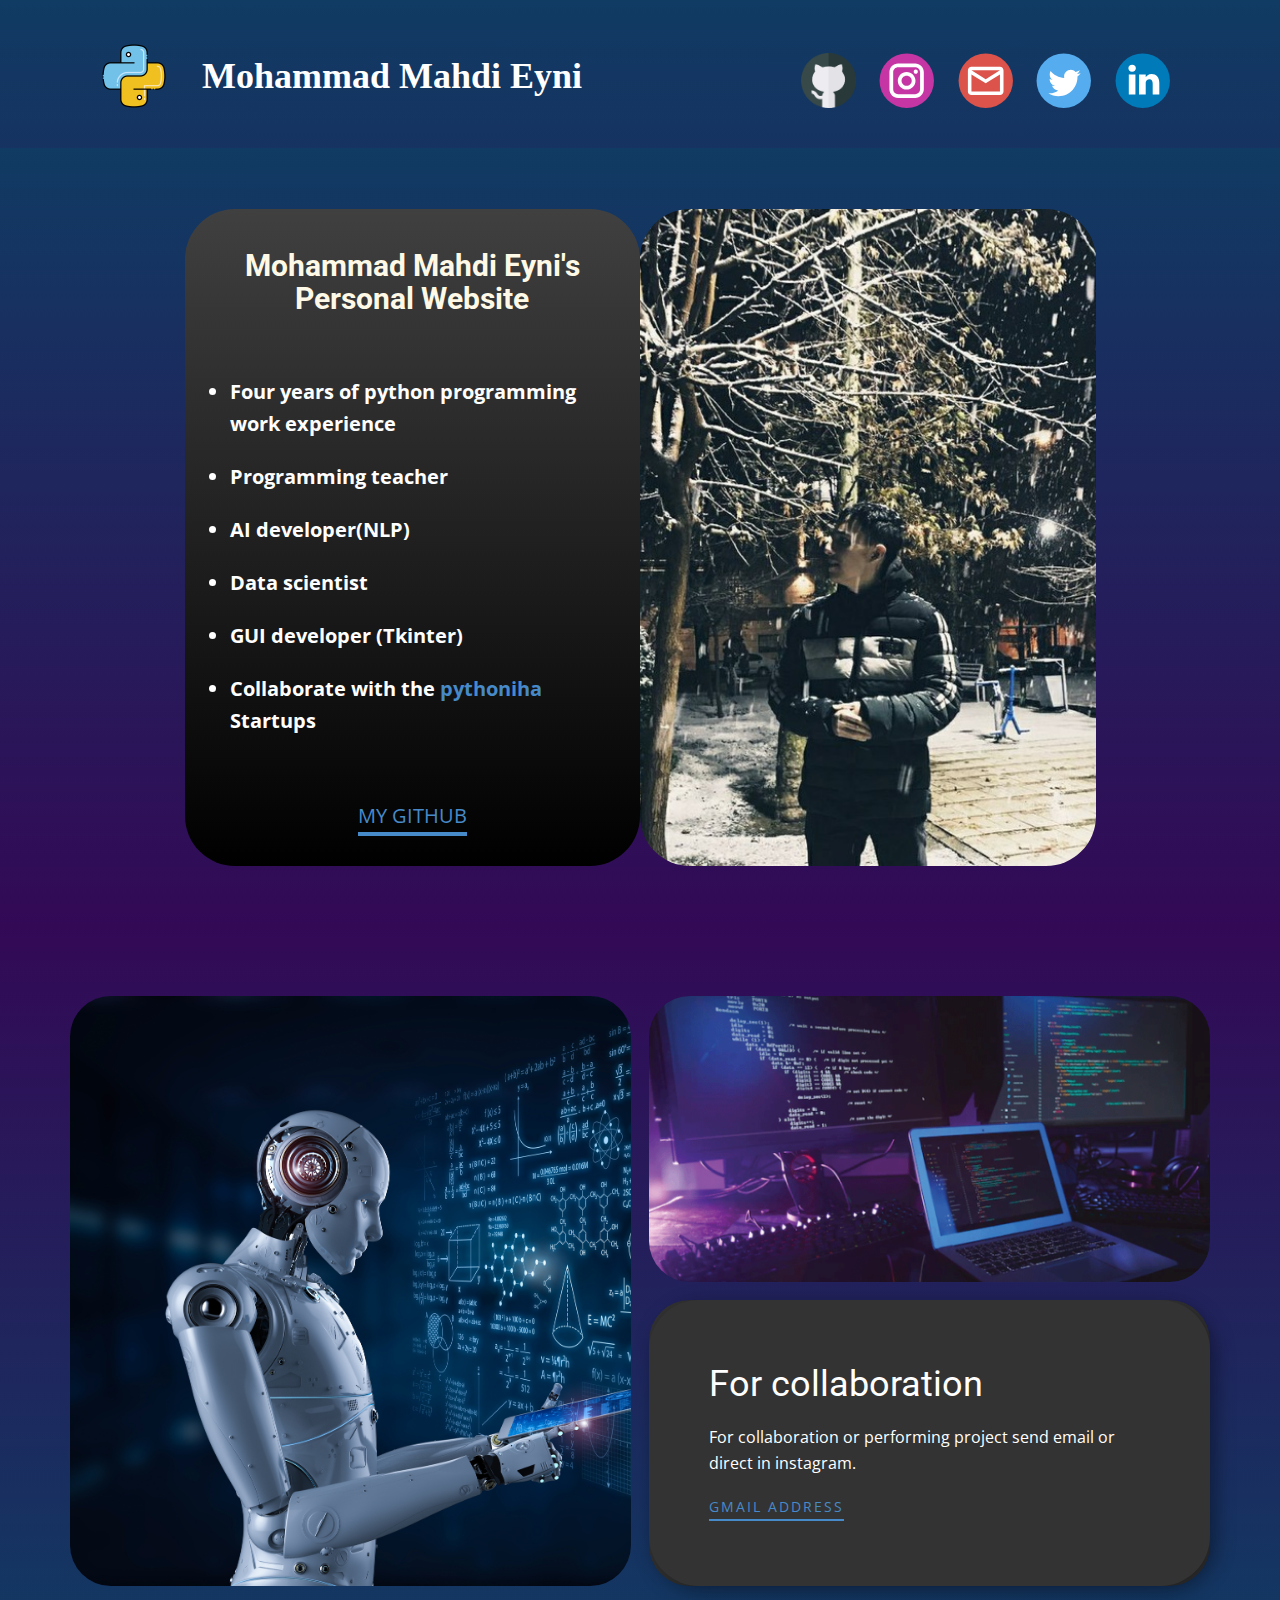
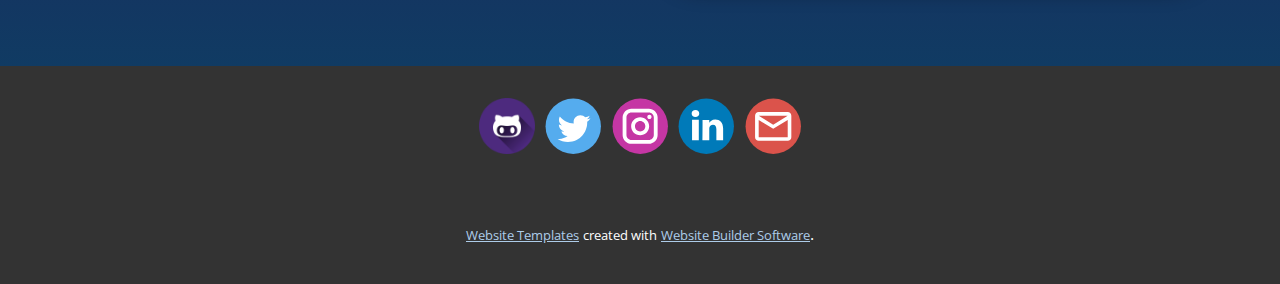
<file: Site1/Home.html>
<!DOCTYPE html>
<html style="font-size: 16px;" lang="en"><head>
    <meta name="viewport" content="width=device-width, initial-scale=1.0">
    <meta charset="utf-8">
    <meta name="keywords" content="Mohammad Mahdi Eyni&amp;apos;sPersonal Website, For collaboration">
    <meta name="description" content="">
    <title>Home</title>
    <link rel="stylesheet" href="nicepage.css" media="screen">
<link rel="stylesheet" href="Home.css" media="screen">
    <script class="u-script" type="text/javascript" src="jquery.js" defer=""></script>
    <script class="u-script" type="text/javascript" src="nicepage.js" defer=""></script>
    <meta name="generator" content="Nicepage 5.6.2, nicepage.com">
    <link id="u-theme-google-font" rel="stylesheet" href="https://fonts.googleapis.com/css?family=Roboto:100,100i,300,300i,400,400i,500,500i,700,700i,900,900i|Open+Sans:300,300i,400,400i,500,500i,600,600i,700,700i,800,800i">
    
    
    
    <script type="application/ld+json">{
		"@context": "http://schema.org",
		"@type": "Organization",
		"name": "",
		"sameAs": [
				"https://github.com/mohammadmahdieyni",
				"https://www.instagram.com/mohammadmahdieyni/",
				"mailto:m.mahdieyni@gmail.com",
				"https://twitter.com/Iamnotfakeuser",
				"https://www.linkedin.com/in/mohammad-mahdi-eyni-747816213/",
				"https://github.com/mohammadmahdieyni",
				"https://twitter.com/Iamnotfakeuser",
				"https://www.instagram.com/mohammadmahdieyni/",
				"linkedin.com/in/mohammad-mahdi-eyni-747816213",
				"mailto:m.mahdieyni@gmail.com"
		]
}</script>
    <meta name="theme-color" content="#478ac9">
    <meta name="twitter:site" content="@">
    <meta name="twitter:card" content="summary_large_image">
    <meta name="twitter:title" content="Home">
    <meta name="twitter:description" content="">
    <meta property="og:title" content="Home">
    <meta property="og:type" content="website">
  <meta data-intl-tel-input-cdn-path="intlTelInput/"></head>
  <body class="u-body u-xl-mode" data-lang="en"><header class="u-align-center-sm u-align-center-xs u-clearfix u-header u-header" id="sec-d9d9"><div class="u-clearfix u-sheet u-sheet-1">
        <div class="u-social-icons u-spacing-23 u-social-icons-1">
          <a class="u-social-url" title="github" target="_blank" href="https://github.com/mohammadmahdieyni"><span class="u-file-icon u-icon u-social-icon u-social-twitter u-icon-1"><img src="images/1051275.png" alt=""></span>
          </a>
          <a class="u-social-url" title="instagram" target="_blank" href="https://www.instagram.com/mohammadmahdieyni/"><span class="u-icon u-social-icon u-social-instagram u-icon-2"><svg class="u-svg-link" preserveAspectRatio="xMidYMin slice" viewBox="0 0 112 112" style=""><use xmlns:xlink="http://www.w3.org/1999/xlink" xlink:href="#svg-13f3"></use></svg><svg class="u-svg-content" viewBox="0 0 112 112" x="0" y="0" id="svg-13f3"><circle fill="currentColor" cx="56.1" cy="56.1" r="55"></circle><path fill="#FFFFFF" d="M55.9,38.2c-9.9,0-17.9,8-17.9,17.9C38,66,46,74,55.9,74c9.9,0,17.9-8,17.9-17.9C73.8,46.2,65.8,38.2,55.9,38.2
      z M55.9,66.4c-5.7,0-10.3-4.6-10.3-10.3c-0.1-5.7,4.6-10.3,10.3-10.3c5.7,0,10.3,4.6,10.3,10.3C66.2,61.8,61.6,66.4,55.9,66.4z"></path><path fill="#FFFFFF" d="M74.3,33.5c-2.3,0-4.2,1.9-4.2,4.2s1.9,4.2,4.2,4.2s4.2-1.9,4.2-4.2S76.6,33.5,74.3,33.5z"></path><path fill="#FFFFFF" d="M73.1,21.3H38.6c-9.7,0-17.5,7.9-17.5,17.5v34.5c0,9.7,7.9,17.6,17.5,17.6h34.5c9.7,0,17.5-7.9,17.5-17.5V38.8
      C90.6,29.1,82.7,21.3,73.1,21.3z M83,73.3c0,5.5-4.5,9.9-9.9,9.9H38.6c-5.5,0-9.9-4.5-9.9-9.9V38.8c0-5.5,4.5-9.9,9.9-9.9h34.5
      c5.5,0,9.9,4.5,9.9,9.9V73.3z"></path></svg></span>
          </a>
          <a class="u-social-url" target="_blank" data-type="Email" title="Email" href="mailto:m.mahdieyni@gmail.com"><span class="u-icon u-social-email u-social-icon u-icon-3"><svg class="u-svg-link" preserveAspectRatio="xMidYMin slice" viewBox="0 0 112 112" style=""><use xmlns:xlink="http://www.w3.org/1999/xlink" xlink:href="#svg-4d60"></use></svg><svg class="u-svg-content" viewBox="0 0 112 112" x="0" y="0" id="svg-4d60"><circle fill="currentColor" cx="56.1" cy="56.1" r="55"></circle><path id="path3864" fill="#FFFFFF" d="M27.2,28h57.6c4,0,7.2,3.2,7.2,7.2l0,0v42.7c0,3.9-3.2,7.2-7.2,7.2l0,0H27.2
	c-4,0-7.2-3.2-7.2-7.2V35.2C20,31.1,23.2,28,27.2,28 M56,52.9l28.8-17.8H27.2L56,52.9 M27.2,77.7h57.6V43.5L56,61.3L27.2,43.5V77.7z
	"></path></svg></span>
          </a>
          <a class="u-social-url" target="_blank" data-type="Twitter" title="Twitter" href="https://twitter.com/Iamnotfakeuser"><span class="u-icon u-social-icon u-social-twitter u-icon-4"><svg class="u-svg-link" preserveAspectRatio="xMidYMin slice" viewBox="0 0 112 112" style=""><use xmlns:xlink="http://www.w3.org/1999/xlink" xlink:href="#svg-705a"></use></svg><svg class="u-svg-content" viewBox="0 0 112 112" x="0" y="0" id="svg-705a"><circle fill="currentColor" class="st0" cx="56.1" cy="56.1" r="55"></circle><path fill="#FFFFFF" d="M83.8,47.3c0,0.6,0,1.2,0,1.7c0,17.7-13.5,38.2-38.2,38.2C38,87.2,31,85,25,81.2c1,0.1,2.1,0.2,3.2,0.2
      c6.3,0,12.1-2.1,16.7-5.7c-5.9-0.1-10.8-4-12.5-9.3c0.8,0.2,1.7,0.2,2.5,0.2c1.2,0,2.4-0.2,3.5-0.5c-6.1-1.2-10.8-6.7-10.8-13.1
      c0-0.1,0-0.1,0-0.2c1.8,1,3.9,1.6,6.1,1.7c-3.6-2.4-6-6.5-6-11.2c0-2.5,0.7-4.8,1.8-6.7c6.6,8.1,16.5,13.5,27.6,14
      c-0.2-1-0.3-2-0.3-3.1c0-7.4,6-13.4,13.4-13.4c3.9,0,7.3,1.6,9.8,4.2c3.1-0.6,5.9-1.7,8.5-3.3c-1,3.1-3.1,5.8-5.9,7.4
      c2.7-0.3,5.3-1,7.7-2.1C88.7,43,86.4,45.4,83.8,47.3z"></path></svg></span>
          </a>
          <a class="u-social-url" target="_blank" data-type="LinkedIn" title="LinkedIn" href="https://www.linkedin.com/in/mohammad-mahdi-eyni-747816213/"><span class="u-icon u-social-icon u-social-linkedin u-icon-5"><svg class="u-svg-link" preserveAspectRatio="xMidYMin slice" viewBox="0 0 112 112" style=""><use xmlns:xlink="http://www.w3.org/1999/xlink" xlink:href="#svg-6afb"></use></svg><svg class="u-svg-content" viewBox="0 0 112 112" x="0" y="0" id="svg-6afb"><circle fill="currentColor" cx="56.1" cy="56.1" r="55"></circle><path fill="#FFFFFF" d="M41.3,83.7H27.9V43.4h13.4V83.7z M34.6,37.9L34.6,37.9c-4.6,0-7.5-3.1-7.5-7c0-4,3-7,7.6-7s7.4,3,7.5,7
      C42.2,34.8,39.2,37.9,34.6,37.9z M89.6,83.7H76.2V62.2c0-5.4-1.9-9.1-6.8-9.1c-3.7,0-5.9,2.5-6.9,4.9c-0.4,0.9-0.4,2.1-0.4,3.3v22.5
      H48.7c0,0,0.2-36.5,0-40.3h13.4v5.7c1.8-2.7,5-6.7,12.1-6.7c8.8,0,15.4,5.8,15.4,18.1V83.7z"></path></svg></span>
          </a>
        </div>
        <nav class="u-align-left u-menu u-menu-one-level u-offcanvas u-menu-1">
          <div class="menu-collapse u-custom-font u-font-merriweather" style="font-size: 2.25rem; font-weight: 700;">
            <a class="u-button-style u-custom-border-radius u-custom-color u-custom-hover-color u-custom-text-active-color u-custom-text-color u-custom-text-hover-color u-nav-link" href="#">
              <svg class="u-svg-link" preserveAspectRatio="xMidYMin slice" viewBox="0 0 302 302" style=""><use xmlns:xlink="http://www.w3.org/1999/xlink" xlink:href="#svg-8a8f"></use></svg>
              <svg xmlns="http://www.w3.org/2000/svg" xmlns:xlink="http://www.w3.org/1999/xlink" version="1.1" id="svg-8a8f" x="0px" y="0px" viewBox="0 0 302 302" style="enable-background:new 0 0 302 302;" xml:space="preserve" class="u-svg-content"><g><rect y="36" width="302" height="30"></rect><rect y="236" width="302" height="30"></rect><rect y="136" width="302" height="30"></rect>
</g><g></g><g></g><g></g><g></g><g></g><g></g><g></g><g></g><g></g><g></g><g></g><g></g><g></g><g></g><g></g></svg>
            </a>
          </div>
          <div class="u-custom-menu u-nav-container">
            <ul class="u-custom-font u-font-merriweather u-nav u-unstyled u-nav-1"><li class="u-nav-item"><a class="u-border-active-black u-border-hover-white u-button-style u-nav-link u-text-active-white u-text-hover-palette-1-light-1 u-text-white" href="Home.html" style="padding: 10px 20px;">Mohammad Mahdi Eyni</a>
</li></ul>
          </div>
          <div class="u-custom-menu u-nav-container-collapse">
            <div class="u-align-center u-black u-container-style u-inner-container-layout u-opacity u-opacity-95 u-sidenav">
              <div class="u-inner-container-layout u-sidenav-overflow">
                <div class="u-menu-close"></div>
                <ul class="u-align-center u-nav u-popupmenu-items u-unstyled u-nav-2"><li class="u-nav-item"><a class="u-button-style u-nav-link" href="Home.html">Mohammad Mahdi Eyni</a>
</li></ul>
              </div>
            </div>
            <div class="u-black u-menu-overlay u-opacity u-opacity-70"></div>
          </div>
        </nav><span class="u-file-icon u-icon u-icon-6"><img src="images/3098090.png" alt=""></span>
      </div></header>
    <section class="u-clearfix u-gradient u-section-1" id="sec-5df6">
      <div class="u-clearfix u-sheet u-sheet-1">
        <div class="u-clearfix u-gutter-0 u-layout-wrap u-layout-wrap-1">
          <div class="u-layout" style="">
            <div class="u-layout-row" style="">
              <div class="u-container-style u-gradient u-layout-cell u-left-cell u-radius-50 u-shape-round u-size-30 u-size-xs-60 u-layout-cell-1" src="">
                <div class="u-container-layout u-container-layout-1">
                  <h2 class="u-align-center u-text u-text-default u-text-palette-3-light-3 u-text-1">Mohammad Mahdi Eyni's<br>Personal Website
                  </h2>
                  <ul class="u-align-left u-spacing-21 u-text u-text-white u-text-2">
                    <li> Four years of python programming work experience </li>
                    <li>Programming teacher </li>
                    <li>AI developer(NLP)</li>
                    <li>Data scientist</li>
                    <li>GUI developer (Tkinter)</li>
                    <li>Collaborate with the <a href="pythoniha.ir" class="u-active-none u-border-none u-btn u-button-link u-button-style u-hover-none u-none u-text-palette-1-base u-btn-1">pythoniha </a>Startups<br>
                    </li>
                  </ul>
                  <a href="https://github.com/mohammadmahdieyni" class="u-border-4 u-border-active-palette-2-dark-1 u-border-hover-palette-2-base u-border-no-left u-border-no-right u-border-no-top u-border-palette-1-base u-btn u-button-style u-none u-text-hover-palette-2-base u-text-palette-1-base u-btn-2">MY GITHUB</a>
                </div>
              </div>
              <div class="u-align-center u-container-style u-image u-image-round u-layout-cell u-radius-50 u-right-cell u-size-30 u-size-xs-60 u-image-1" src="" data-image-width="640" data-image-height="640">
                <div class="u-container-layout u-valign-middle u-container-layout-2" src=""></div>
              </div>
            </div>
          </div>
        </div>
      </div>
    </section>
    <section class="u-clearfix u-gradient u-section-2" id="sec-e8c8">
      <div class="u-clearfix u-sheet u-sheet-1">
        <div class="u-clearfix u-expanded-width u-gutter-18 u-layout-wrap u-layout-wrap-1">
          <div class="u-gutter-0 u-layout">
            <div class="u-layout-row">
              <div class="u-size-30 u-size-60-md">
                <div class="u-layout-row">
                  <div class="u-align-left u-container-style u-image u-image-round u-layout-cell u-left-cell u-radius-50 u-size-60 u-image-1" src="" data-image-width="2121" data-image-height="1414">
                    <div class="u-container-layout u-valign-middle u-container-layout-1" src=""></div>
                  </div>
                </div>
              </div>
              <div class="u-size-30 u-size-60-md">
                <div class="u-layout-col">
                  <div class="u-align-left u-container-style u-image u-image-round u-layout-cell u-radius-50 u-right-cell u-size-40 u-image-2" data-image-width="1200" data-image-height="744">
                    <div class="u-container-layout u-valign-middle u-container-layout-2" src=""></div>
                  </div>
                  <div class="u-align-left u-container-style u-grey-80 u-layout-cell u-radius-50 u-right-cell u-shape-round u-size-20 u-layout-cell-3" src="">
                    <div class="u-container-layout u-valign-middle u-container-layout-3">
                      <h2 class="u-text u-text-default u-text-1">For collaboration</h2>
                      <p class="u-text u-text-2">For collaboration or&nbsp;performing project send email or direct in instagram.</p>
                      <a href="m.mahdieyni@gmail.com" class="u-border-2 u-border-palette-1-base u-btn u-btn-rectangle u-button-style u-none u-btn-1" extln_redirecting="true" target="_blank">Gmail ADDRESS</a>
                    </div>
                  </div>
                </div>
              </div>
            </div>
          </div>
        </div>
      </div>
    </section>
    
    
    <footer class="u-clearfix u-footer u-grey-80" id="sec-2a80"><div class="u-clearfix u-sheet u-valign-middle u-sheet-1">
        <div class="u-align-left u-social-icons u-spacing-10 u-social-icons-1">
          <a class="u-social-url" title="github" target="_blank" href="https://github.com/mohammadmahdieyni"><span class="u-file-icon u-icon u-social-facebook u-social-icon u-icon-1"><img src="images/4494756.png" alt=""></span>
          </a>
          <a class="u-social-url" title="twitter" target="_blank" href="https://twitter.com/Iamnotfakeuser"><span class="u-icon u-social-icon u-social-twitter u-icon-2"><svg class="u-svg-link" preserveAspectRatio="xMidYMin slice" viewBox="0 0 112 112" style=""><use xmlns:xlink="http://www.w3.org/1999/xlink" xlink:href="#svg-40db"></use></svg><svg class="u-svg-content" viewBox="0 0 112 112" x="0" y="0" id="svg-40db"><circle fill="currentColor" class="st0" cx="56.1" cy="56.1" r="55"></circle><path fill="#FFFFFF" d="M83.8,47.3c0,0.6,0,1.2,0,1.7c0,17.7-13.5,38.2-38.2,38.2C38,87.2,31,85,25,81.2c1,0.1,2.1,0.2,3.2,0.2
      c6.3,0,12.1-2.1,16.7-5.7c-5.9-0.1-10.8-4-12.5-9.3c0.8,0.2,1.7,0.2,2.5,0.2c1.2,0,2.4-0.2,3.5-0.5c-6.1-1.2-10.8-6.7-10.8-13.1
      c0-0.1,0-0.1,0-0.2c1.8,1,3.9,1.6,6.1,1.7c-3.6-2.4-6-6.5-6-11.2c0-2.5,0.7-4.8,1.8-6.7c6.6,8.1,16.5,13.5,27.6,14
      c-0.2-1-0.3-2-0.3-3.1c0-7.4,6-13.4,13.4-13.4c3.9,0,7.3,1.6,9.8,4.2c3.1-0.6,5.9-1.7,8.5-3.3c-1,3.1-3.1,5.8-5.9,7.4
      c2.7-0.3,5.3-1,7.7-2.1C88.7,43,86.4,45.4,83.8,47.3z"></path></svg></span>
          </a>
          <a class="u-social-url" title="instagram" target="_blank" href="https://www.instagram.com/mohammadmahdieyni/"><span class="u-icon u-social-icon u-social-instagram u-icon-3"><svg class="u-svg-link" preserveAspectRatio="xMidYMin slice" viewBox="0 0 112 112" style=""><use xmlns:xlink="http://www.w3.org/1999/xlink" xlink:href="#svg-71d5"></use></svg><svg class="u-svg-content" viewBox="0 0 112 112" x="0" y="0" id="svg-71d5"><circle fill="currentColor" cx="56.1" cy="56.1" r="55"></circle><path fill="#FFFFFF" d="M55.9,38.2c-9.9,0-17.9,8-17.9,17.9C38,66,46,74,55.9,74c9.9,0,17.9-8,17.9-17.9C73.8,46.2,65.8,38.2,55.9,38.2
      z M55.9,66.4c-5.7,0-10.3-4.6-10.3-10.3c-0.1-5.7,4.6-10.3,10.3-10.3c5.7,0,10.3,4.6,10.3,10.3C66.2,61.8,61.6,66.4,55.9,66.4z"></path><path fill="#FFFFFF" d="M74.3,33.5c-2.3,0-4.2,1.9-4.2,4.2s1.9,4.2,4.2,4.2s4.2-1.9,4.2-4.2S76.6,33.5,74.3,33.5z"></path><path fill="#FFFFFF" d="M73.1,21.3H38.6c-9.7,0-17.5,7.9-17.5,17.5v34.5c0,9.7,7.9,17.6,17.5,17.6h34.5c9.7,0,17.5-7.9,17.5-17.5V38.8
      C90.6,29.1,82.7,21.3,73.1,21.3z M83,73.3c0,5.5-4.5,9.9-9.9,9.9H38.6c-5.5,0-9.9-4.5-9.9-9.9V38.8c0-5.5,4.5-9.9,9.9-9.9h34.5
      c5.5,0,9.9,4.5,9.9,9.9V73.3z"></path></svg></span>
          </a>
          <a class="u-social-url" title="linkedin" target="_blank" href="linkedin.com/in/mohammad-mahdi-eyni-747816213"><span class="u-icon u-social-icon u-social-linkedin u-icon-4"><svg class="u-svg-link" preserveAspectRatio="xMidYMin slice" viewBox="0 0 112 112" style=""><use xmlns:xlink="http://www.w3.org/1999/xlink" xlink:href="#svg-331e"></use></svg><svg class="u-svg-content" viewBox="0 0 112 112" x="0" y="0" id="svg-331e"><circle fill="currentColor" cx="56.1" cy="56.1" r="55"></circle><path fill="#FFFFFF" d="M41.3,83.7H27.9V43.4h13.4V83.7z M34.6,37.9L34.6,37.9c-4.6,0-7.5-3.1-7.5-7c0-4,3-7,7.6-7s7.4,3,7.5,7
      C42.2,34.8,39.2,37.9,34.6,37.9z M89.6,83.7H76.2V62.2c0-5.4-1.9-9.1-6.8-9.1c-3.7,0-5.9,2.5-6.9,4.9c-0.4,0.9-0.4,2.1-0.4,3.3v22.5
      H48.7c0,0,0.2-36.5,0-40.3h13.4v5.7c1.8-2.7,5-6.7,12.1-6.7c8.8,0,15.4,5.8,15.4,18.1V83.7z"></path></svg></span>
          </a>
          <a class="u-social-url" target="_blank" data-type="Email" title="Email" href="mailto:m.mahdieyni@gmail.com"><span class="u-icon u-social-email u-social-icon u-icon-5"><svg class="u-svg-link" preserveAspectRatio="xMidYMin slice" viewBox="0 0 112 112" style=""><use xmlns:xlink="http://www.w3.org/1999/xlink" xlink:href="#svg-9728"></use></svg><svg class="u-svg-content" viewBox="0 0 112 112" x="0" y="0" id="svg-9728"><circle fill="currentColor" cx="56.1" cy="56.1" r="55"></circle><path id="path3864" fill="#FFFFFF" d="M27.2,28h57.6c4,0,7.2,3.2,7.2,7.2l0,0v42.7c0,3.9-3.2,7.2-7.2,7.2l0,0H27.2
	c-4,0-7.2-3.2-7.2-7.2V35.2C20,31.1,23.2,28,27.2,28 M56,52.9l28.8-17.8H27.2L56,52.9 M27.2,77.7h57.6V43.5L56,61.3L27.2,43.5V77.7z
	"></path></svg></span>
          </a>
        </div>
      </div></footer>
    <section class="u-backlink u-clearfix u-grey-80">
      <a class="u-link" href="https://nicepage.com/website-templates" target="_blank">
        <span>Website Templates</span>
      </a>
      <p class="u-text">
        <span>created with</span>
      </p>
      <a class="u-link" href="" target="_blank">
        <span>Website Builder Software</span>
      </a>. 
    </section>
  
</body></html>
</file>
<file: Home.css>
.u-section-1 {
  background-image: linear-gradient(#103b63, #330956);
}

.u-section-1 .u-sheet-1 {
  min-height: 725px;
}

.u-section-1 .u-layout-wrap-1 {
  width: 911px;
  margin: 61px auto 60px;
}

.u-section-1 .u-layout-cell-1 {
  min-height: 580px;
  background-image: linear-gradient(#404040, black);
}

.u-section-1 .u-container-layout-1 {
  padding: 0 0 30px;
}

.u-section-1 .u-text-1 {
  font-size: 1.875rem;
  font-weight: 700;
  margin: 40px auto 0;
}

.u-section-1 .u-text-2 {
  padding-left: 0;
  font-size: 1.25rem;
  font-weight: 700;
  background-image: none;
  width: 364px;
  margin: 61px auto 0;
}

.u-section-1 .u-btn-1 {
  background-image: none;
  padding: 0;
}

.u-section-1 .u-btn-2 {
  border-style: solid;
  font-size: 1.25rem;
  text-transform: none;
  letter-spacing: normal;
  margin: 63px auto 0;
  padding: 0;
}

.u-section-1 .u-image-1 {
  min-height: 580px;
  background-image: url("images/photo_2022-12-24_20-38-45.jpg");
  background-position: 40% 100%;
}

.u-section-1 .u-container-layout-2 {
  padding: 30px 60px;
}

@media (max-width: 1199px) {
  .u-section-1 .u-sheet-1 {
    min-height: 767px;
  }
}

@media (max-width: 991px) {
  .u-section-1 .u-sheet-1 {
    min-height: 641px;
  }

  .u-section-1 .u-layout-wrap-1 {
    width: 720px;
  }

  .u-section-1 .u-layout-cell-1 {
    min-height: 689px;
  }

  .u-section-1 .u-text-2 {
    width: auto;
    margin-right: 30px;
    margin-left: 60px;
  }

  .u-section-1 .u-image-1 {
    min-height: 458px;
  }

  .u-section-1 .u-container-layout-2 {
    padding-left: 30px;
    padding-right: 30px;
  }
}

@media (max-width: 767px) {
  .u-section-1 .u-sheet-1 {
    min-height: 948px;
  }

  .u-section-1 .u-layout-wrap-1 {
    width: 540px;
  }

  .u-section-1 .u-layout-cell-1 {
    min-height: 100px;
  }

  .u-section-1 .u-image-1 {
    min-height: 687px;
  }

  .u-section-1 .u-container-layout-2 {
    padding-left: 10px;
    padding-right: 10px;
  }
}

@media (max-width: 575px) {
  .u-section-1 .u-sheet-1 {
    min-height: 718px;
  }

  .u-section-1 .u-layout-wrap-1 {
    width: 340px;
  }

  .u-section-1 .u-layout-cell-1 {
    min-height: 708px;
  }

  .u-section-1 .u-text-1 {
    font-size: 1.5rem;
  }

  .u-section-1 .u-text-2 {
    width: 220px;
    margin-top: 64px;
    margin-left: auto;
    margin-right: auto;
  }

  .u-section-1 .u-btn-2 {
    margin-top: 60px;
  }

  .u-section-1 .u-image-1 {
    min-height: 433px;
  }
} .u-section-2 {
  background-image: linear-gradient(#330956, #103b63);
}

.u-section-2 .u-sheet-1 {
  min-height: 740px;
}

.u-section-2 .u-layout-wrap-1 {
  margin: 70px 0;
}

.u-section-2 .u-image-1 {
  min-height: 608px;
  background-image: url("images/robot.jpg");
  background-position: 6.08% 50%;
}

.u-section-2 .u-container-layout-1 {
  padding: 30px 60px;
}

.u-section-2 .u-image-2 {
  min-height: 304px;
  background-image: url("images/programming-skills.png");
  background-position: 50% 50%;
}

.u-section-2 .u-container-layout-2 {
  padding: 30px 60px;
}

.u-section-2 .u-layout-cell-3 {
  min-height: 304px;
}

.u-section-2 .u-container-layout-3 {
  box-shadow: 5px 5px 20px 0 rgba(0,0,0,0.4);
  padding: 30px 60px;
}

.u-section-2 .u-text-1 {
  margin: 0 auto 0 0;
}

.u-section-2 .u-text-2 {
  margin: 20px 0 0;
}

.u-section-2 .u-btn-1 {
  text-transform: uppercase;
  font-size: 0.875rem;
  letter-spacing: 2px;
  background-image: none;
  border-style: none none solid;
  width: 107px;
  height: 24px;
  margin: 20px auto 0 0;
  padding: 0;
}

@media (max-width: 1199px) {
  .u-section-2 .u-sheet-1 {
    min-height: 724px;
  }

  .u-section-2 .u-layout-wrap-1 {
    margin-right: initial;
    margin-left: initial;
  }

  .u-section-2 .u-image-1 {
    min-height: 600px;
  }

  .u-section-2 .u-image-2 {
    min-height: 300px;
  }

  .u-section-2 .u-layout-cell-3 {
    min-height: 300px;
  }
}

@media (max-width: 991px) {
  .u-section-2 .u-sheet-1 {
    min-height: 1324px;
  }

  .u-section-2 .u-container-layout-1 {
    padding-left: 30px;
    padding-right: 30px;
  }

  .u-section-2 .u-container-layout-2 {
    padding-left: 30px;
    padding-right: 30px;
  }

  .u-section-2 .u-container-layout-3 {
    padding-left: 30px;
    padding-right: 30px;
  }
}

@media (max-width: 767px) {
  .u-section-2 .u-sheet-1 {
    min-height: 1024px;
  }

  .u-section-2 .u-container-layout-1 {
    padding-left: 10px;
    padding-right: 10px;
  }

  .u-section-2 .u-container-layout-2 {
    padding-left: 10px;
    padding-right: 10px;
  }

  .u-section-2 .u-layout-cell-3 {
    min-height: auto;
  }
}
</file>
<file: Site1/Home.css>
.u-section-1 {
  background-image: linear-gradient(#103b63, #330956);
}

.u-section-1 .u-sheet-1 {
  min-height: 725px;
}

.u-section-1 .u-layout-wrap-1 {
  width: 911px;
  margin: 61px auto 60px;
}

.u-section-1 .u-layout-cell-1 {
  min-height: 580px;
  background-image: linear-gradient(#404040, black);
}

.u-section-1 .u-container-layout-1 {
  padding: 0 0 30px;
}

.u-section-1 .u-text-1 {
  font-size: 1.875rem;
  font-weight: 700;
  margin: 40px auto 0;
}

.u-section-1 .u-text-2 {
  padding-left: 0;
  font-size: 1.25rem;
  font-weight: 700;
  background-image: none;
  width: 364px;
  margin: 61px auto 0;
}

.u-section-1 .u-btn-1 {
  background-image: none;
  padding: 0;
}

.u-section-1 .u-btn-2 {
  border-style: solid;
  font-size: 1.25rem;
  margin: 63px auto 0;
  padding: 0;
}

.u-section-1 .u-image-1 {
  min-height: 580px;
  background-image: url("images/photo_2022-12-24_20-38-45.jpg");
  background-position: 40% 100%;
}

.u-section-1 .u-container-layout-2 {
  padding: 30px 60px;
}

@media (max-width: 1199px) {
  .u-section-1 .u-sheet-1 {
    min-height: 767px;
  }

  .u-section-1 .u-btn-2 {
    text-transform: none;
    letter-spacing: normal;
  }
}

@media (max-width: 991px) {
  .u-section-1 .u-sheet-1 {
    min-height: 641px;
  }

  .u-section-1 .u-layout-wrap-1 {
    width: 720px;
  }

  .u-section-1 .u-layout-cell-1 {
    min-height: 100px;
  }

  .u-section-1 .u-text-2 {
    margin-left: 60px;
    width: 360px;
  }

  .u-section-1 .u-image-1 {
    min-height: 458px;
  }

  .u-section-1 .u-container-layout-2 {
    padding-left: 30px;
    padding-right: 30px;
  }
}

@media (max-width: 767px) {
  .u-section-1 .u-sheet-1 {
    min-height: 948px;
  }

  .u-section-1 .u-layout-wrap-1 {
    width: 540px;
  }

  .u-section-1 .u-image-1 {
    min-height: 687px;
  }

  .u-section-1 .u-container-layout-2 {
    padding-left: 10px;
    padding-right: 10px;
  }
}

@media (max-width: 575px) {
  .u-section-1 .u-sheet-1 {
    min-height: 718px;
  }

  .u-section-1 .u-layout-wrap-1 {
    width: 340px;
  }

  .u-section-1 .u-text-1 {
    font-size: 1.5rem;
  }

  .u-section-1 .u-text-2 {
    width: 340px;
  }

  .u-section-1 .u-image-1 {
    min-height: 433px;
  }
} .u-section-2 {
  background-image: linear-gradient(#330956, #103b63);
}

.u-section-2 .u-sheet-1 {
  min-height: 740px;
}

.u-section-2 .u-layout-wrap-1 {
  margin: 70px 0;
}

.u-section-2 .u-image-1 {
  min-height: 608px;
  background-image: url("images/robot.jpg");
  background-position: 6.08% 50%;
}

.u-section-2 .u-container-layout-1 {
  padding: 30px 60px;
}

.u-section-2 .u-image-2 {
  min-height: 304px;
  background-image: url("images/programming-skills.png");
  background-position: 50% 50%;
}

.u-section-2 .u-container-layout-2 {
  padding: 30px 60px;
}

.u-section-2 .u-layout-cell-3 {
  min-height: 304px;
}

.u-section-2 .u-container-layout-3 {
  box-shadow: 5px 5px 20px 0 rgba(0,0,0,0.4);
  padding: 30px 60px;
}

.u-section-2 .u-text-1 {
  margin: 0 auto 0 0;
}

.u-section-2 .u-text-2 {
  margin: 20px 0 0;
}

.u-section-2 .u-btn-1 {
  text-transform: uppercase;
  font-size: 0.875rem;
  letter-spacing: 2px;
  background-image: none;
  border-style: none none solid;
  width: 107px;
  height: 24px;
  margin: 20px auto 0 0;
  padding: 0;
}

@media (max-width: 1199px) {
  .u-section-2 .u-sheet-1 {
    min-height: 724px;
  }

  .u-section-2 .u-layout-wrap-1 {
    margin-right: initial;
    margin-left: initial;
  }

  .u-section-2 .u-image-1 {
    min-height: 600px;
  }

  .u-section-2 .u-image-2 {
    min-height: 300px;
  }

  .u-section-2 .u-layout-cell-3 {
    min-height: 300px;
  }
}

@media (max-width: 991px) {
  .u-section-2 .u-sheet-1 {
    min-height: 1324px;
  }

  .u-section-2 .u-container-layout-1 {
    padding-left: 30px;
    padding-right: 30px;
  }

  .u-section-2 .u-container-layout-2 {
    padding-left: 30px;
    padding-right: 30px;
  }

  .u-section-2 .u-container-layout-3 {
    padding-left: 30px;
    padding-right: 30px;
  }
}

@media (max-width: 767px) {
  .u-section-2 .u-sheet-1 {
    min-height: 1024px;
  }

  .u-section-2 .u-container-layout-1 {
    padding-left: 10px;
    padding-right: 10px;
  }

  .u-section-2 .u-container-layout-2 {
    padding-left: 10px;
    padding-right: 10px;
  }

  .u-section-2 .u-layout-cell-3 {
    min-height: auto;
  }
}
</file>
